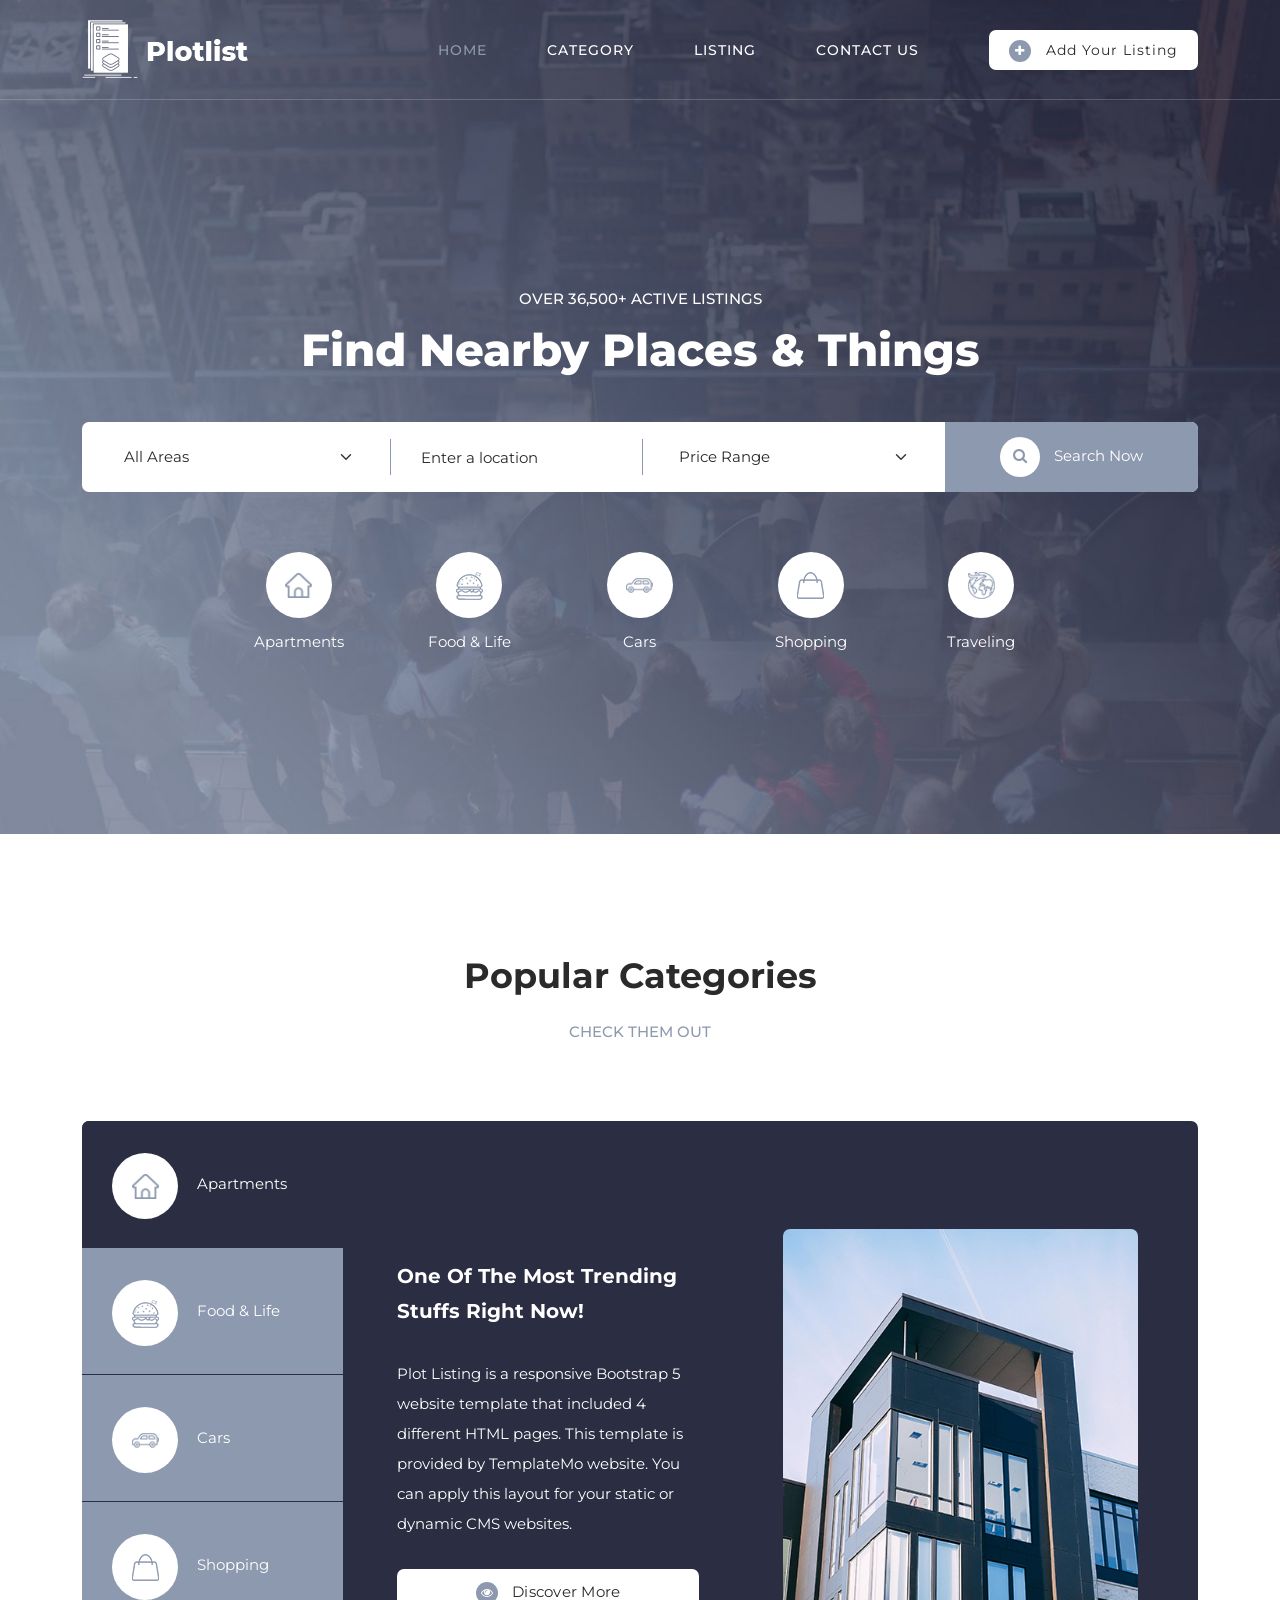
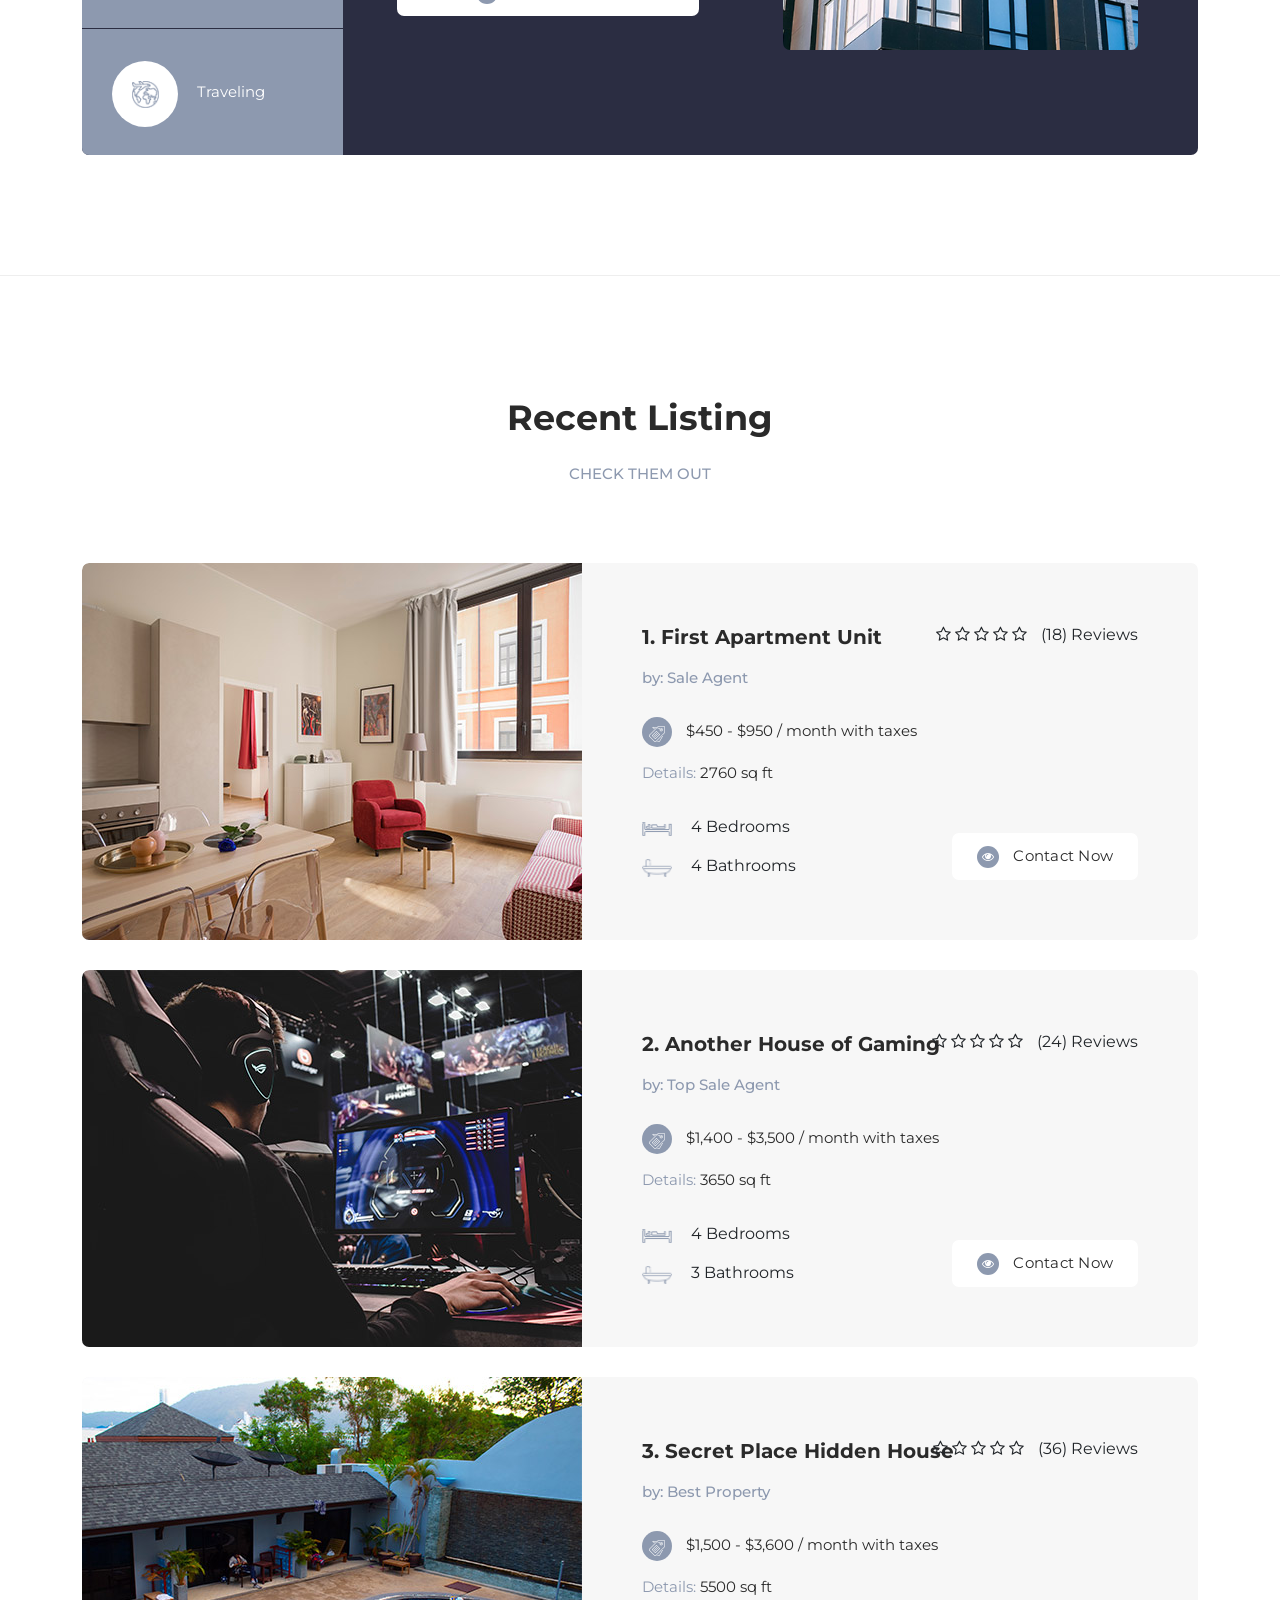
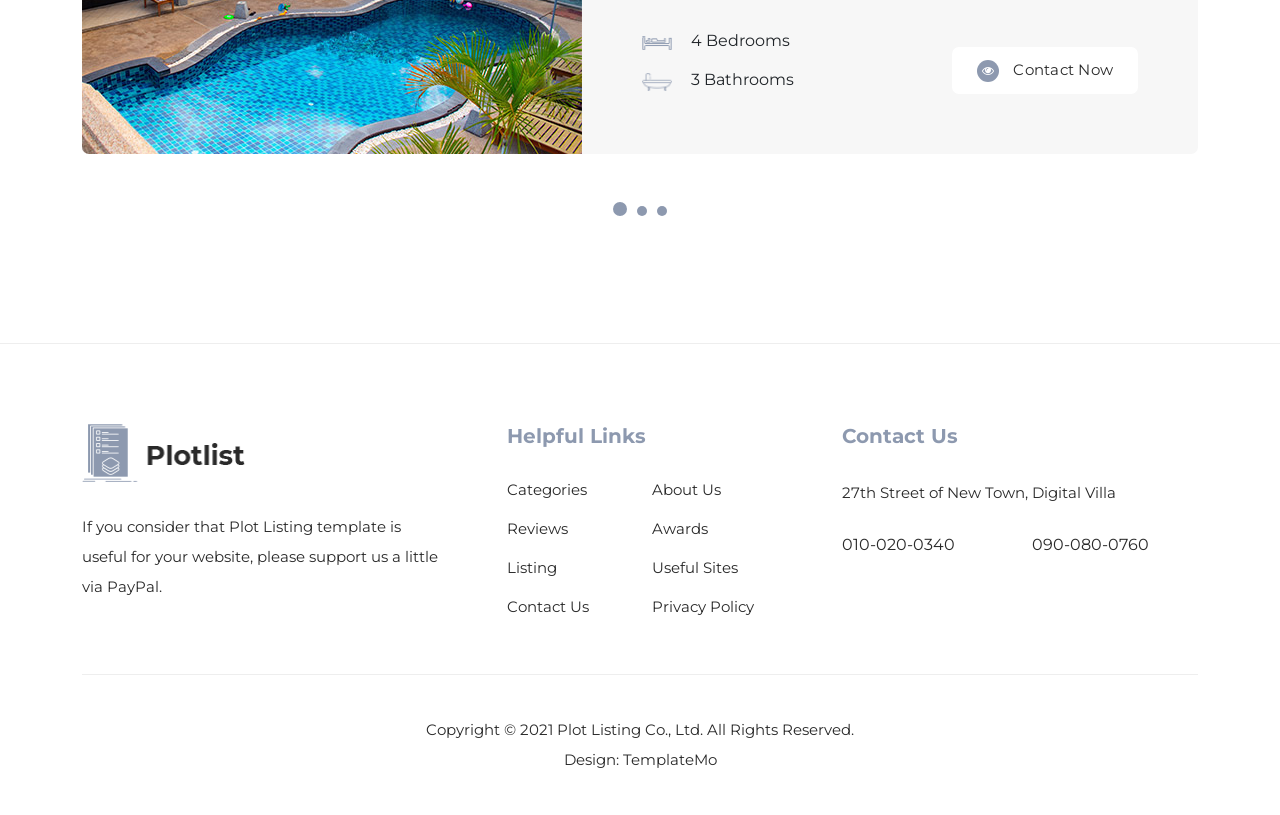
<file: template/index.html>
<!DOCTYPE html>
<html lang="en">

  <head>

    <meta charset="UTF-8">
    <meta name="viewport" content="width=device-width, initial-scale=1, shrink-to-fit=no">
    <meta name="description" content="">
    <meta name="author" content="">
    <link rel="preconnect" href="https://fonts.gstatic.com">
    <link href="https://fonts.googleapis.com/css2?family=Montserrat:wght@100;200;300;400;500;600;700;800;900&display=swap" rel="stylesheet">

    <title>Plot Listing HTML5 Website Template</title>

    <!-- Bootstrap core CSS -->
    <link href="vendor/bootstrap/css/bootstrap.min.css" rel="stylesheet">

    <!-- Additional CSS Files -->
    <link rel="stylesheet" href="assets/css/fontawesome.css">
    <link rel="stylesheet" href="assets/css/templatemo-plot-listing.css">
    <link rel="stylesheet" href="assets/css/animated.css">
    <link rel="stylesheet" href="assets/css/owl.css">
<!--

TemplateMo 564 Plot Listing

https://templatemo.com/tm-564-plot-listing

-->
  </head>

<body>

  <!-- ***** Preloader Start ***** -->
  <div id="js-preloader" class="js-preloader">
    <div class="preloader-inner">
      <span class="dot"></span>
      <div class="dots">
        <span></span>
        <span></span>
        <span></span>
      </div>
    </div>
  </div>
  <!-- ***** Preloader End ***** -->

  <!-- ***** Header Area Start ***** -->
  <header class="header-area header-sticky wow slideInDown" data-wow-duration="0.75s" data-wow-delay="0s">
    <div class="container">
      <div class="row">
        <div class="col-12">
          <nav class="main-nav">
            <!-- ***** Logo Start ***** -->
            <a href="index.html" class="logo">
            </a>
            <!-- ***** Logo End ***** -->
            <!-- ***** Menu Start ***** -->
            <ul class="nav">
              <li><a href="index.html" class="active">Home</a></li>
              <li><a href="category.html">Category</a></li>
              <li><a href="listing.html">Listing</a></li>
              <li><a href="contact.html">Contact Us</a></li> 
              <li><div class="main-white-button"><a href="#"><i class="fa fa-plus"></i> Add Your Listing</a></div></li> 
            </ul>        
            <a class='menu-trigger'>
                <span>Menu</span>
            </a>
            <!-- ***** Menu End ***** -->
          </nav>
        </div>
      </div>
    </div>
  </header>
  <!-- ***** Header Area End ***** -->

  <div class="main-banner">
    <div class="container">
      <div class="row">
        <div class="col-lg-12">
          <div class="top-text header-text">
            <h6>Over 36,500+ Active Listings</h6>
            <h2>Find Nearby Places &amp; Things</h2>
          </div>
        </div>
        <div class="col-lg-12">
          <form id="search-form" name="gs" method="submit" role="search" action="#">
            <div class="row">
              <div class="col-lg-3 align-self-center">
                  <fieldset>
                      <select name="area" class="form-select" aria-label="Area" id="chooseCategory" onchange="this.form.click()">
                          <option selected>All Areas</option>
                          <option value="New Village">New Village</option>
                          <option value="Old Town">Old Town</option>
                          <option value="Modern City">Modern City</option>
                      </select>
                  </fieldset>
              </div>
              <div class="col-lg-3 align-self-center">
                  <fieldset>
                      <input type="address" name="address" class="searchText" placeholder="Enter a location" autocomplete="on" required>
                  </fieldset>
              </div>
              <div class="col-lg-3 align-self-center">
                  <fieldset>
                      <select name="price" class="form-select" aria-label="Default select example" id="chooseCategory" onchange="this.form.click()">
                          <option selected>Price Range</option>
                          <option value="$100 - $250">$100 - $250</option>
                          <option value="$250 - $500">$250 - $500</option>
                          <option value="$500 - $1000">$500 - $1,000</option>
                          <option value="$1000+">$1,000 or more</option>
                      </select>
                  </fieldset>
              </div>
              <div class="col-lg-3">                        
                  <fieldset>
                      <button class="main-button"><i class="fa fa-search"></i> Search Now</button>
                  </fieldset>
              </div>
            </div>
          </form>
        </div>
        <div class="col-lg-10 offset-lg-1">
          <ul class="categories">
            <li><a href="category.html"><span class="icon"><img src="assets/images/search-icon-01.png" alt="Home"></span> Apartments</a></li>
            <li><a href="listing.html"><span class="icon"><img src="assets/images/search-icon-02.png" alt="Food"></span> Food &amp; Life</a></li>
            <li><a href="#"><span class="icon"><img src="assets/images/search-icon-03.png" alt="Vehicle"></span> Cars</a></li>
            <li><a href="#"><span class="icon"><img src="assets/images/search-icon-04.png" alt="Shopping"></span> Shopping</a></li>
            <li><a href="#"><span class="icon"><img src="assets/images/search-icon-05.png" alt="Travel"></span> Traveling</a></li>
          </ul>
        </div>
      </div>
    </div>
  </div>


  <div class="popular-categories">
    <div class="container">
      <div class="row">
        <div class="col-lg-12">
          <div class="section-heading">
            <h2>Popular Categories</h2>
            <h6>Check Them Out</h6>
          </div>
        </div>
        <div class="col-lg-12">
          <div class="naccs">
            <div class="grid">
              <div class="row">
                <div class="col-lg-3">
                  <div class="menu">
                    <div class="first-thumb active">
                      <div class="thumb">
                        <span class="icon"><img src="assets/images/search-icon-01.png" alt=""></span>
                        Apartments
                      </div>
                    </div>
                    <div>
                      <div class="thumb">                 
                        <span class="icon"><img src="assets/images/search-icon-02.png" alt=""></span>
                        Food &amp; Life
                      </div>
                    </div>
                    <div>
                      <div class="thumb">                 
                        <span class="icon"><img src="assets/images/search-icon-03.png" alt=""></span>
                        Cars
                      </div>
                    </div>
                    <div>
                      <div class="thumb">                 
                        <span class="icon"><img src="assets/images/search-icon-04.png" alt=""></span>
                        Shopping
                      </div>
                    </div>
                    <div class="last-thumb">
                      <div class="thumb">                 
                        <span class="icon"><img src="assets/images/search-icon-05.png" alt=""></span>
                        Traveling
                      </div>
                    </div>
                  </div>
                </div> 
                <div class="col-lg-9 align-self-center">
                  <ul class="nacc">
                    <li class="active">
                      <div>
                        <div class="thumb">
                          <div class="row">
                            <div class="col-lg-5 align-self-center">
                              <div class="left-text">
                                <h4>One Of The Most Trending Stuffs Right Now!</h4>
                                <p>Plot Listing is a responsive Bootstrap 5 website template that included 4 different HTML pages. This template is provided by TemplateMo website. You can apply this layout for your static or dynamic CMS websites.</p>
                                <div class="main-white-button"><a href="#"><i class="fa fa-eye"></i> Discover More</a></div>
                              </div>
                            </div>
                            <div class="col-lg-7 align-self-center">
                              <div class="right-image">
                                <img src="assets/images/tabs-image-01.jpg" alt="">
                              </div>
                            </div>
                          </div>
                        </div>
                      </div>
                    </li>
                    <li>
                      <div>
                        <div class="thumb">
                          <div class="row">
                            <div class="col-lg-5 align-self-center">
                              <div class="left-text">
                                <h4>Food and Lifestyle category is here</h4>
                                <p>You can feel free to download, edit and apply this template for your website. Please tell your friends about TemplateMo website.</p>
                                <div class="main-white-button"><a href="#"><i class="fa fa-eye"></i> Explore More</a></div>
                              </div>
                            </div>
                            <div class="col-lg-7 align-self-center">
                              <div class="right-image">
                                <img src="assets/images/tabs-image-02.jpg" alt="Foods on the table">
                              </div>
                            </div>
                          </div>
                        </div>
                      </div>
                    </li>
                    <li>
                      <div>
                        <div class="thumb">
                          <div class="row">
                            <div class="col-lg-5 align-self-center">
                              <div class="left-text">
                                <h4>Best car rentals for your trips!</h4>
                                <p>Did you know? You can get the best free HTML templates on Too CSS blog. Visit the blog pages and explore fresh and latest website templates.</p>
                                <div class="main-white-button"><a href="listing.html"><i class="fa fa-eye"></i> More Listing</a></div>
                              </div>
                            </div>
                            <div class="col-lg-7 align-self-center">
                              <div class="right-image">
                                <img src="assets/images/tabs-image-03.jpg" alt="cars in the city">
                              </div>
                            </div>
                          </div>
                        </div>
                      </div>
                    </li>
                    <li>
                      <div>
                        <div class="thumb">
                          <div class="row">
                            <div class="col-lg-5 align-self-center">
                              <div class="left-text">
                                <h4>Shopping List: Images from Unsplash</h4>
                                <p>Image credits go to Unsplash website that provides free stock photos for anyone. Images used in this Plot Listing template are from Unsplash.</p>
                                <div class="main-white-button"><a href="#"><i class="fa fa-eye"></i> Discover More</a></div>
                              </div>
                            </div>
                            <div class="col-lg-7 align-self-center">
                              <div class="right-image">
                                <img src="assets/images/tabs-image-04.jpg" alt="Shopping Girl">
                              </div>
                            </div>
                          </div>
                        </div>
                      </div>
                    </li>
                    <li>
                      <div>
                        <div class="thumb">
                          <div class="row">
                            <div class="col-lg-5 align-self-center">
                              <div class="left-text">
                                <h4>Information and Safety Tips for Traveling</h4>
                                <p>You are allowed to use this template for your commercial websites. You are NOT allowed to redistribute this template ZIP file on any Free CSS collection websites.</p>
                                <div class="main-white-button"><a rel="nofollow" href="https://templatemo.com/contact"><i class="fa fa-eye"></i> Read More</a></div>
                              </div>
                            </div>
                            <div class="col-lg-7 align-self-center">
                              <div class="right-image">
                                <img src="assets/images/tabs-image-05.jpg" alt="Traveling Beach">
                              </div>
                            </div>
                          </div>
                        </div>
                      </div>
                    </li>
                  </ul>
                </div>          
              </div>
            </div>
          </div>
        </div>
      </div>
    </div>
  </div>


  <div class="recent-listing">
    <div class="container">
      <div class="row">
        <div class="col-lg-12">
          <div class="section-heading">
            <h2>Recent Listing</h2>
            <h6>Check Them Out</h6>
          </div>
        </div>
        <div class="col-lg-12">
          <div class="owl-carousel owl-listing">
            <div class="item">
              <div class="row">
                <div class="col-lg-12">
                  <div class="listing-item">
                    <div class="left-image">
                      <a href="#"><img src="assets/images/listing-01.jpg" alt=""></a>
                    </div>
                    <div class="right-content align-self-center">
                      <a href="#"><h4>1. First Apartment Unit</h4></a>
                      <h6>by: Sale Agent</h6>
                      <ul class="rate">
                        <li><i class="fa fa-star-o"></i></li>
                        <li><i class="fa fa-star-o"></i></li>
                        <li><i class="fa fa-star-o"></i></li>
                        <li><i class="fa fa-star-o"></i></li>
                        <li><i class="fa fa-star-o"></i></li>
                        <li>(18) Reviews</li>
                      </ul>
                      <span class="price"><div class="icon"><img src="assets/images/listing-icon-01.png" alt=""></div> $450 - $950 / month with taxes</span>
                      <span class="details">Details: <em>2760 sq ft</em></span>
                      <ul class="info">
                        <li><img src="assets/images/listing-icon-02.png" alt=""> 4 Bedrooms</li>
                        <li><img src="assets/images/listing-icon-03.png" alt=""> 4 Bathrooms</li>
                      </ul>
                      <div class="main-white-button">
                        <a href="contact.html"><i class="fa fa-eye"></i> Contact Now</a>
                      </div>
                    </div>
                  </div>
                </div>
                <div class="col-lg-12">
                  <div class="listing-item">
                    <div class="left-image">
                      <a href="#"><img src="assets/images/listing-02.jpg" alt=""></a>
                    </div>
                    <div class="right-content align-self-center">
                      <a href="#"><h4>2. Another House of Gaming</h4></a>
                      <h6>by: Top Sale Agent</h6>
                      <ul class="rate">
                        <li><i class="fa fa-star-o"></i></li>
                        <li><i class="fa fa-star-o"></i></li>
                        <li><i class="fa fa-star-o"></i></li>
                        <li><i class="fa fa-star-o"></i></li>
                        <li><i class="fa fa-star-o"></i></li>
                        <li>(24) Reviews</li>
                      </ul>
                      <span class="price"><div class="icon"><img src="assets/images/listing-icon-01.png" alt=""></div> $1,400 - $3,500 / month with taxes</span>
                      <span class="details">Details: <em>3650 sq ft</em></span>
                      <ul class="info">
                        <li><img src="assets/images/listing-icon-02.png" alt=""> 4 Bedrooms</li>
                        <li><img src="assets/images/listing-icon-03.png" alt=""> 3 Bathrooms</li>
                      </ul>
                      <div class="main-white-button">
                        <a href="contact.html"><i class="fa fa-eye"></i> Contact Now</a>
                      </div>
                    </div>
                  </div>
                </div>
                <div class="col-lg-12">
                  <div class="listing-item">
                    <div class="left-image">
                      <a href="#"><img src="assets/images/listing-03.jpg" alt=""></a>
                    </div>
                    <div class="right-content align-self-center">
                      <a href="#"><h4>3. Secret Place Hidden House</h4></a>
                      <h6>by: Best Property</h6>
                      <ul class="rate">
                        <li><i class="fa fa-star-o"></i></li>
                        <li><i class="fa fa-star-o"></i></li>
                        <li><i class="fa fa-star-o"></i></li>
                        <li><i class="fa fa-star-o"></i></li>
                        <li><i class="fa fa-star-o"></i></li>
                        <li>(36) Reviews</li>
                      </ul>
                      <span class="price"><div class="icon"><img src="assets/images/listing-icon-01.png" alt=""></div> $1,500 - $3,600 / month with taxes</span>
                      <span class="details">Details: <em>5500 sq ft</em></span>
                      <ul class="info">
                        <li><img src="assets/images/listing-icon-02.png" alt=""> 4 Bedrooms</li>
                        <li><img src="assets/images/listing-icon-03.png" alt=""> 3 Bathrooms</li>
                      </ul>
                      <div class="main-white-button">
                        <a href="contact.html"><i class="fa fa-eye"></i> Contact Now</a>
                      </div>
                    </div>
                  </div>
                </div>
              </div>
            </div>
            <div class="item">
              <div class="row">
                <div class="col-lg-12">
                  <div class="listing-item">
                    <div class="left-image">
                      <a href="#"><img src="assets/images/listing-04.jpg" alt=""></a>
                    </div>
                    <div class="right-content align-self-center">
                      <a href="#"><h4>4. Sunshine Fourth Apartment</h4></a>
                      <h6>by: Sale Agent</h6>
                      <ul class="rate">
                        <li><i class="fa fa-star-o"></i></li>
                        <li><i class="fa fa-star-o"></i></li>
                        <li><i class="fa fa-star-o"></i></li>
                        <li><i class="fa fa-star-o"></i></li>
                        <li><i class="fa fa-star-o"></i></li>
                        <li>(24) Reviews</li>
                      </ul>
                      <span class="price"><div class="icon"><img src="assets/images/listing-icon-01.png" alt=""></div> $3,600 / month with taxes</span>
                      <span class="details">Details: <em>3660 sq ft</em></span>
                      <ul class="info">
                        <li><img src="assets/images/listing-icon-02.png" alt=""> 5 Bedrooms</li>
                        <li><img src="assets/images/listing-icon-03.png" alt=""> 3 Bathrooms</li>
                      </ul>
                      <div class="main-white-button">
                        <a href="contact.html"><i class="fa fa-eye"></i> Contact Now</a>
                      </div>
                    </div>
                  </div>
                </div>
                <div class="col-lg-12">
                  <div class="listing-item">
                    <div class="left-image">
                      <a href="#"><img src="assets/images/listing-05.jpg" alt=""></a>
                    </div>
                    <div class="right-content align-self-center">
                      <a href="#"><h4>5. Best House Of the Town</h4></a>
                      <h6>by: Sale Agent</h6>
                      <ul class="rate">
                        <li><i class="fa fa-star-o"></i></li>
                        <li><i class="fa fa-star-o"></i></li>
                        <li><i class="fa fa-star-o"></i></li>
                        <li><i class="fa fa-star-o"></i></li>
                        <li><i class="fa fa-star-o"></i></li>
                        <li>(32) Reviews</li>
                      </ul>
                      <span class="price"><div class="icon"><img src="assets/images/listing-icon-01.png" alt=""></div> $5,600 / month with taxes</span>
                      <span class="details">Details: <em>1750 sq ft</em></span>
                      <ul class="info">
                        <li><img src="assets/images/listing-icon-02.png" alt=""> 6 Bedrooms</li>
                        <li><img src="assets/images/listing-icon-03.png" alt=""> 3 Bathrooms</li>
                      </ul>
                      <div class="main-white-button">
                        <a href="contact.html"><i class="fa fa-eye"></i> Contact Now</a>
                      </div>
                    </div>
                  </div>
                </div>
                <div class="col-lg-12">
                  <div class="listing-item">
                    <div class="left-image">
                      <a href="#"><img src="assets/images/listing-06.jpg" alt=""></a>
                    </div>
                    <div class="right-content align-self-center">
                      <a href="#"><h4>6. Amazing Pool Party Villa</h4></a>
                      <h6>by: Sale Agent</h6>
                      <ul class="rate">
                        <li><i class="fa fa-star-o"></i></li>
                        <li><i class="fa fa-star-o"></i></li>
                        <li><i class="fa fa-star-o"></i></li>
                        <li><i class="fa fa-star-o"></i></li>
                        <li><i class="fa fa-star-o"></i></li>
                        <li>(40) Reviews</li>
                      </ul>
                      <span class="price"><div class="icon"><img src="assets/images/listing-icon-01.png" alt=""></div> $3,850 / month with taxes</span>
                      <span class="details">Details: <em>3660 sq ft</em></span>
                      <ul class="info">
                        <li><img src="assets/images/listing-icon-02.png" alt=""> 4 Bedrooms</li>
                        <li><img src="assets/images/listing-icon-03.png" alt=""> 3 Bathrooms</li>
                      </ul>
                      <div class="main-white-button">
                        <a href="contact.html"><i class="fa fa-eye"></i> Contact Now</a>
                      </div>
                    </div>
                  </div>
                </div>
              </div>
            </div>
            <div class="item">
              <div class="row">
                <div class="col-lg-12">
                  <div class="listing-item">
                    <div class="left-image">
                      <a href="#"><img src="assets/images/listing-05.jpg" alt=""></a>
                    </div>
                    <div class="right-content align-self-center">
                      <a href="#"><h4>7. Sunny Apartment</h4></a>
                      <h6>by: Sale Agent</h6>
                      <ul class="rate">
                        <li><i class="fa fa-star-o"></i></li>
                        <li><i class="fa fa-star-o"></i></li>
                        <li><i class="fa fa-star-o"></i></li>
                        <li><i class="fa fa-star-o"></i></li>
                        <li><i class="fa fa-star-o"></i></li>
                        <li>(24) Reviews</li>
                      </ul>
                      <span class="price"><div class="icon"><img src="assets/images/listing-icon-01.png" alt=""></div> $5,450 / month with taxes</span>
                      <span class="details">Details: <em>1640 sq ft</em></span>
                      <ul class="info">
                        <li><img src="assets/images/listing-icon-02.png" alt=""> 8 Bedrooms</li>
                        <li><img src="assets/images/listing-icon-03.png" alt=""> 5 Bathrooms</li>
                      </ul>
                      <div class="main-white-button">
                        <a href="contact.html"><i class="fa fa-eye"></i> Contact Now</a>
                      </div>
                    </div>
                  </div>
                </div>
                <div class="col-lg-12">
                  <div class="listing-item">
                    <div class="left-image">
                      <a href="#"><img src="assets/images/listing-02.jpg" alt=""></a>
                    </div>
                    <div class="right-content align-self-center">
                      <a href="#"><h4>8. Third House of Gaming</h4></a>
                      <h6>by: Sale Agent</h6>
                      <ul class="rate">
                        <li><i class="fa fa-star-o"></i></li>
                        <li><i class="fa fa-star-o"></i></li>
                        <li><i class="fa fa-star-o"></i></li>
                        <li><i class="fa fa-star-o"></i></li>
                        <li><i class="fa fa-star-o"></i></li>
                        <li>(15) Reviews</li>
                      </ul>
                      <span class="price"><div class="icon"><img src="assets/images/listing-icon-01.png" alt=""></div> $5,520 / month with taxes</span>
                      <span class="details">Details: <em>1660 sq ft</em></span>
                      <ul class="info">
                        <li><img src="assets/images/listing-icon-02.png" alt=""> 5 Bedrooms</li>
                        <li><img src="assets/images/listing-icon-03.png" alt=""> 4 Bathrooms</li>
                      </ul>
                      <div class="main-white-button">
                        <a href="contact.html"><i class="fa fa-eye"></i> Contact Now</a>
                      </div>
                    </div>
                  </div>
                </div>
                <div class="col-lg-12">
                  <div class="listing-item">
                    <div class="left-image">
                      <a href="#"><img src="assets/images/listing-06.jpg" alt=""></a>
                    </div>
                    <div class="right-content align-self-center">
                      <a href="#"><h4>9. Relaxing BBQ Party Villa</h4></a>
                      <h6>by: Sale Agent</h6>
                      <ul class="rate">
                        <li><i class="fa fa-star-o"></i></li>
                        <li><i class="fa fa-star-o"></i></li>
                        <li><i class="fa fa-star-o"></i></li>
                        <li><i class="fa fa-star-o"></i></li>
                        <li><i class="fa fa-star-o"></i></li>
                        <li>(20) Reviews</li>
                      </ul>
                      <span class="price"><div class="icon"><img src="assets/images/listing-icon-01.png" alt=""></div> $4,760 / month with taxes</span>
                      <span class="details">Details: <em>2880 sq ft</em></span>
                      <ul class="info">
                        <li><img src="assets/images/listing-icon-02.png" alt=""> 6 Bedrooms</li>
                        <li><img src="assets/images/listing-icon-03.png" alt=""> 4 Bathrooms</li>
                      </ul>
                      <div class="main-white-button">
                        <a href="contact.html"><i class="fa fa-eye"></i> Contact Now</a>
                      </div>
                    </div>
                  </div>
                </div>
              </div>
            </div>
          </div>
        </div>
      </div>
    </div>
  </div>


  <footer>
    <div class="container">
      <div class="row">
        <div class="col-lg-4">
          <div class="about">
            <div class="logo">
              <img src="assets/images/black-logo.png" alt="Plot Listing">
            </div>
            <p>If you consider that <a rel="nofollow" href="https://templatemo.com/tm-564-plot-listing" target="_parent">Plot Listing template</a> is useful for your website, please <a rel="nofollow" href="https://www.paypal.me/templatemo" target="_blank">support us</a> a little via PayPal.</p>
          </div>
        </div>
        <div class="col-lg-4">
          <div class="helpful-links">
            <h4>Helpful Links</h4>
            <div class="row">
              <div class="col-lg-6 col-sm-6">
                <ul>
                  <li><a href="#">Categories</a></li>
                  <li><a href="#">Reviews</a></li>
                  <li><a href="#">Listing</a></li>
                  <li><a href="#">Contact Us</a></li>
                </ul>
              </div>
              <div class="col-lg-6">
                <ul>
                  <li><a href="#">About Us</a></li>
                  <li><a href="#">Awards</a></li>
                  <li><a href="#">Useful Sites</a></li>
                  <li><a href="#">Privacy Policy</a></li>
                </ul>
              </div>
            </div>
          </div>
        </div>
        <div class="col-lg-4">
          <div class="contact-us">
            <h4>Contact Us</h4>
            <p>27th Street of New Town, Digital Villa</p>
            <div class="row">
              <div class="col-lg-6">
                <a href="#">010-020-0340</a>
              </div>
              <div class="col-lg-6">
                <a href="#">090-080-0760</a>
              </div>
            </div>
          </div>
        </div>
        <div class="col-lg-12">
          <div class="sub-footer">
            <p>Copyright © 2021 Plot Listing Co., Ltd. All Rights Reserved.
            <br>
			Design: <a rel="nofollow" href="https://templatemo.com" title="CSS Templates">TemplateMo</a></p>
          </div>
        </div>
      </div>
    </div>
  </footer>


  <!-- Scripts -->
  <script src="vendor/jquery/jquery.min.js"></script>
  <script src="vendor/bootstrap/js/bootstrap.bundle.min.js"></script>
  <script src="assets/js/owl-carousel.js"></script>
  <script src="assets/js/animation.js"></script>
  <script src="assets/js/imagesloaded.js"></script>
  <script src="assets/js/custom.js"></script>

</body>

</html>
</file>
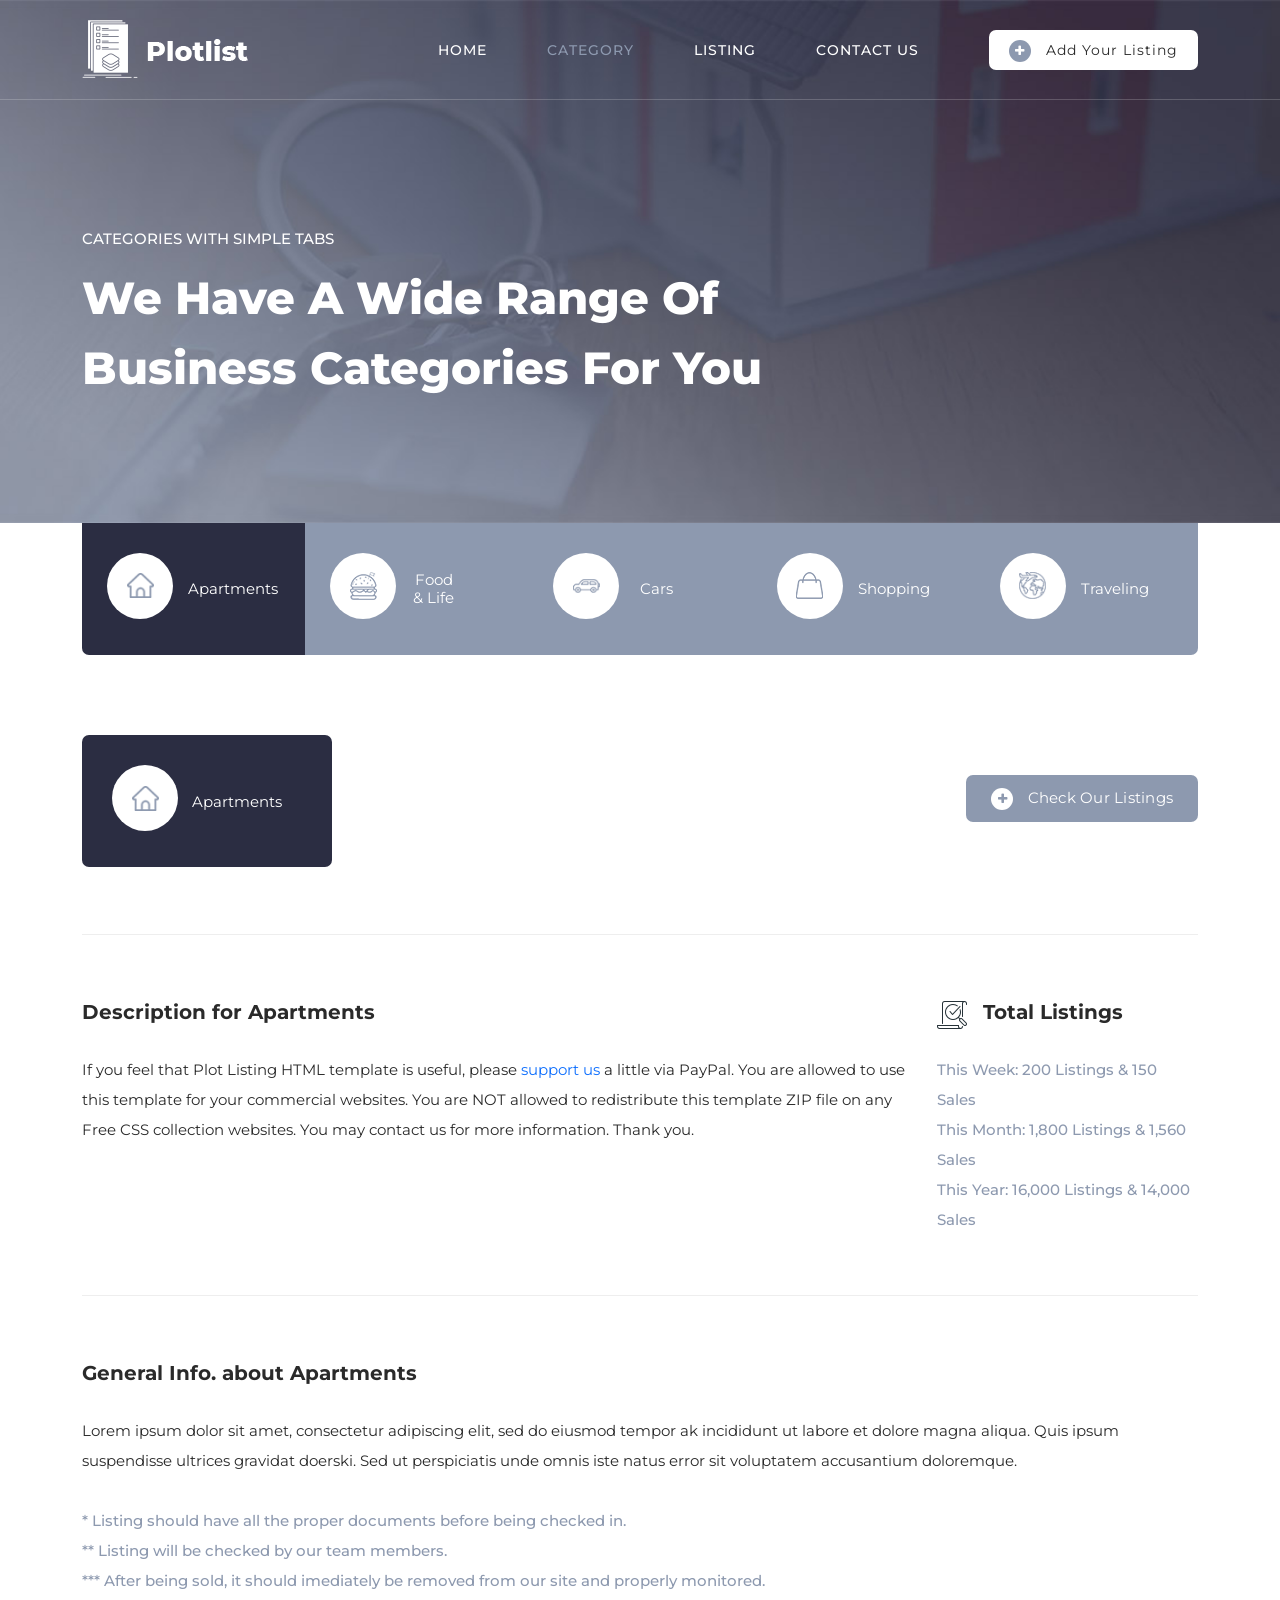
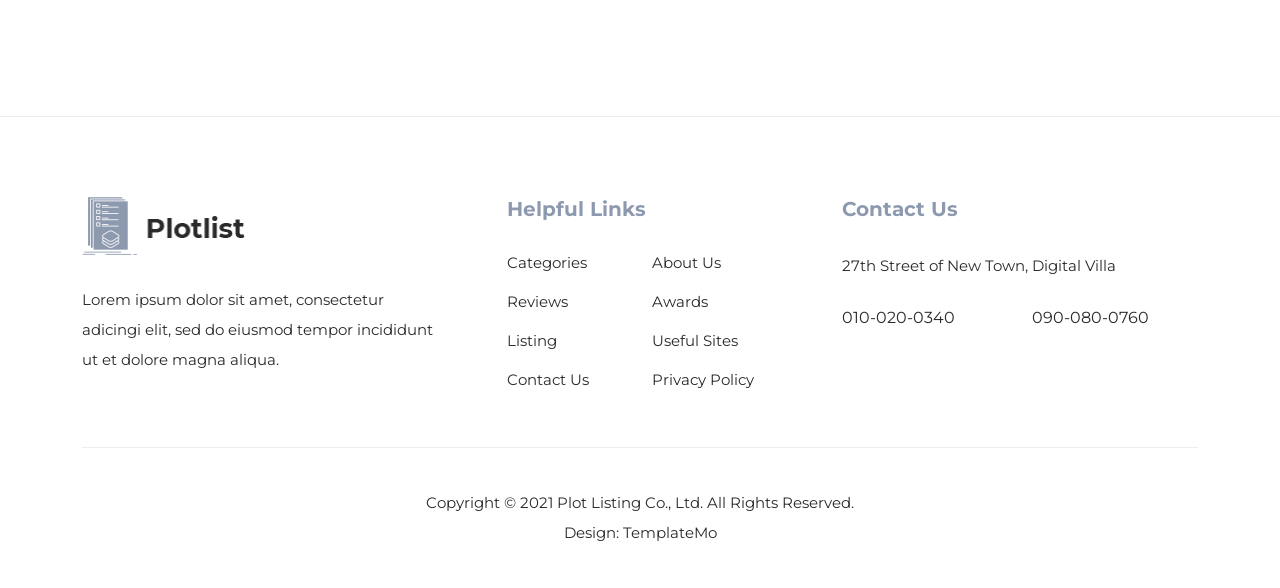
<file: template/category.html>
<!DOCTYPE html>
<html lang="en">

  <head>

    <meta charset="UTF-8">
    <meta name="viewport" content="width=device-width, initial-scale=1, shrink-to-fit=no">
    <meta name="description" content="">
    <meta name="author" content="">
    <link rel="preconnect" href="https://fonts.gstatic.com">
    <link href="https://fonts.googleapis.com/css2?family=Montserrat:wght@100;200;300;400;500;600;700;800;900&display=swap" rel="stylesheet">

    <title>Plotlist - Listing HTML5 Template</title>

    <!-- Bootstrap core CSS -->
    <link href="vendor/bootstrap/css/bootstrap.min.css" rel="stylesheet">


    <!-- Additional CSS Files -->
    <link rel="stylesheet" href="assets/css/fontawesome.css">
    <link rel="stylesheet" href="assets/css/templatemo-plot-listing.css">
    <link rel="stylesheet" href="assets/css/animated.css">
    <link rel="stylesheet" href="assets/css/owl.css">
<!--

TemplateMo 564 Plot Listing

https://templatemo.com/tm-564-plot-listing

-->
  </head>

<body>

  <!-- ***** Preloader Start ***** -->
  <div id="js-preloader" class="js-preloader">
    <div class="preloader-inner">
      <span class="dot"></span>
      <div class="dots">
        <span></span>
        <span></span>
        <span></span>
      </div>
    </div>
  </div>
  <!-- ***** Preloader End ***** -->

  <!-- ***** Header Area Start ***** -->
  <header class="header-area header-sticky wow slideInDown" data-wow-duration="0.75s" data-wow-delay="0s">
    <div class="container">
      <div class="row">
        <div class="col-12">
          <nav class="main-nav">
            <!-- ***** Logo Start ***** -->
            <a href="index.html" class="logo">
            </a>
            <!-- ***** Logo End ***** -->
            <!-- ***** Menu Start ***** -->
            <ul class="nav">
              <li><a href="index.html">Home</a></li>
              <li><a href="category.html" class="active">Category</a></li>
              <li><a href="listing.html">Listing</a></li>
              <li><a href="contact.html">Contact Us</a></li> 
              <li><div class="main-white-button"><a href="#"><i class="fa fa-plus"></i> Add Your Listing</a></div></li> 
            </ul>        
            <a class='menu-trigger'>
                <span>Menu</span>
            </a>
            <!-- ***** Menu End ***** -->
          </nav>
        </div>
      </div>
    </div>
  </header>
  <!-- ***** Header Area End ***** -->

  <div class="page-heading">
    <div class="container">
      <div class="row">
        <div class="col-lg-8">
          <div class="top-text header-text">
            <h6>Categories with Simple Tabs</h6>
            <h2>We have a wide range of business categories for you</h2>
          </div>
        </div>
      </div>
    </div>
  </div>



  <div class="category-post">
    <div class="container">
      <div class="row">
        <div class="col-lg-12">
          <div class="naccs">
            <div class="grid">
              <div class="row">
                <div class="col-lg-12">
                  <div class="menu">
                    <div class="first-thumb active">
                      <div class="thumb">
                        <span class="icon"><img src="assets/images/search-icon-01.png" alt=""><h4>Apartments</h4></span>    
                      </div>
                    </div>
                    <div>
                      <div class="thumb">                 
                        <span class="icon"><img src="assets/images/search-icon-02.png" alt=""><h4>Food &amp; Life</h4></span>
                      </div>
                    </div>
                    <div>
                      <div class="thumb">                 
                        <span class="icon"><img src="assets/images/search-icon-03.png" alt=""><h4>Cars</h4></span>
                      </div>
                    </div>
                    <div>
                      <div class="thumb">                 
                        <span class="icon"><img src="assets/images/search-icon-04.png" alt=""><h4>Shopping</h4></span>
                      </div>
                    </div>
                    <div class="last-thumb">
                      <div class="thumb">                 
                        <span class="icon"><img src="assets/images/search-icon-05.png" alt=""><h4>Traveling</h4></span>
                      </div>
                    </div>
                  </div>
                </div> 
                <div class="col-lg-12">
                  <ul class="nacc">
                    <li class="active">
                      <div>
                        <div class="thumb">
                          <div class="row">
                            <div class="col-lg-12">
                              <div class="top-content">
                                <div class="row">
                                  <div class="col-lg-6">
                                    <div class="top-icon">
                                      <span class="icon"><img src="assets/images/search-icon-01.png" alt=""><h4>Apartments</h4></span> 
                                    </div>
                                  </div>
                                  <div class="col-lg-6">
                                    <div class="main-white-button">
                                      <a href="#"><i class="fa fa-plus"></i> Check Our Listings</a>
                                    </div>
                                  </div>
                                </div>
                              </div>      
                            </div>
                            <div class="col-lg-12">
                              <div class="description">
                                <div class="row">
                                  <div class="col-lg-9">
                                    <h4>Description for Apartments</h4>
                                    <p>If you feel that Plot Listing HTML template is useful, please <a rel="nofollow" href="https://www.paypal.me/templatemo" target="_blank">support us</a> a little via PayPal. You are allowed to use this template for your commercial websites. You are NOT allowed to redistribute this template ZIP file on any Free CSS collection websites. You may contact us for more information. Thank you.</p>
                                  </div>
                                  <div class="col-lg-3">
                                    <div class="text-icon">
                                      <h4><img src="assets/images/listing-icon-heading.png" alt=""> Total Listings</h4>
                                    </div>
                                    <span class="list-item">This Week: 200 Listings &amp; 150 Sales<br>This Month: 1,800 Listings &amp; 1,560 Sales<br>This Year: 16,000 Listings &amp; 14,000 Sales</span>
                                  </div>
                                </div>
                              </div>
                            </div>
                            <div class="col-lg-12">
                              <div class="general-info">
                                <div class="row">
                                  <div class="col-lg-12">
                                    <h4>General Info. about Apartments</h4>
                                    <p>Lorem ipsum dolor sit amet, consectetur adipiscing elit, sed do eiusmod tempor ak incididunt ut labore et dolore magna aliqua. Quis ipsum suspendisse ultrices gravidat doerski. Sed ut perspiciatis unde omnis iste natus error sit voluptatem accusantium doloremque.</p>
                                    <span class="list-item">* Listing should have all the proper documents before being checked in.
                                    <br>** Listing will be checked by our team members.
                                    <br>*** After being sold, it should imediately be removed from our site and properly monitored.</span>
                                  </div>
                                </div>
                              </div>
                            </div>
                          </div>
                        </div>
                      </div>
                    </li>                 
                    <li>
                      <div>
                        <div class="thumb">
                          <div class="row">
                            <div class="col-lg-12">
                              <div class="top-content">
                                <div class="row">
                                  <div class="col-lg-6">
                                    <div class="top-icon">
                                      <span class="icon"><img src="assets/images/search-icon-02.png" alt=""><h4>Food &amp; Life</h4></span> 
                                    </div>
                                  </div>
                                  <div class="col-lg-6">
                                    <div class="main-white-button">
                                      <a href="#"><i class="fa fa-plus"></i> Check Our Listings</a>
                                    </div>
                                  </div>
                                </div>
                              </div>      
                            </div>
                            <div class="col-lg-12">
                              <div class="description">
                                <div class="row">
                                  <div class="col-lg-9">
                                    <h4>Description for Food and Life</h4>
                                    <p>Plot Listing template is a responsive website layout that included four HTML pages. Please tell your friends about TemplateMo website. You can download and apply this template for your dynamic CMS websites.</p>
                                    <br>
                                    <p><strong>Did you know?</strong>
                                    <br>You can get the best free HTML templates on Too CSS blog. Visit the blog pages and explore fresh and latest website templates.</p>
                                  </div>
                                  <div class="col-lg-3">
                                    <div class="text-icon">
                                      <h4><img src="assets/images/listing-icon-heading.png" alt=""> Total Listings</h4>
                                    </div>
                                    <span class="list-item">This Week: 124 Listings &amp; 84 Sales<br>This Month: 1,040 Listings &amp; 720 Sales<br>This Year: 10,640 Listings &amp; 9,600 Sales</span>
                                  </div>
                                </div>
                              </div>
                            </div>
                            <div class="col-lg-12">
                              <div class="general-info">
                                <div class="row">
                                  <div class="col-lg-12">
                                    <h4>General Info</h4>
                                    <p>Lorem ipsum dolor sit amet, consectetur adipiscing elit, sed do eiusmod tempor ak incididunt ut labore et dolore magna aliqua. Quis ipsum suspendisse ultrices gravidat doerski. Sed ut perspiciatis unde omnis iste natus error sit voluptatem accusantium doloremque.</p>
                                    <span class="list-item">* Listing should have all the proper documents before being checked in.
                                    <br>** Listing will be checked by our team members.
                                    <br>*** After being sold, it should imediately be removed from our site and properly monitored.</span>
                                  </div>
                                </div>
                              </div>
                            </div>
                          </div>
                        </div>
                      </div>
                    </li>
                    <li>
                      <div>
                        <div class="thumb">
                          <div class="row">
                            <div class="col-lg-12">
                              <div class="top-content">
                                <div class="row">
                                  <div class="col-lg-6">
                                    <div class="top-icon">
                                      <span class="icon"><img src="assets/images/search-icon-03.png" alt=""><h4>Cars</h4></span> 
                                    </div>
                                  </div>
                                  <div class="col-lg-6">
                                    <div class="main-white-button">
                                      <a href="#"><i class="fa fa-plus"></i> Check Our Listings</a>
                                    </div>
                                  </div>
                                </div>
                              </div>      
                            </div>
                            <div class="col-lg-12">
                              <div class="description">
                                <div class="row">
                                  <div class="col-lg-9">
                                    <h4>Description about cars</h4>
                                    <p>Lorem ipsum dolor sit amet, consectetur adipiscing elit, sed do eiusmod tempor ak incididunt ut labore et dolore magna aliqua. Quis ipsum suspendisse ultrices gravidat doerski. Sed ut perspiciatis unde omnis iste natus error sit voluptatem accusantium doloremque laudantium, totam rem aperiam, eaque ipsa quae ab illo.</p>
                                  </div>
                                  <div class="col-lg-3">
                                    <div class="text-icon">
                                      <h4><img src="assets/images/listing-icon-heading.png" alt=""> Total Listings</h4>
                                    </div>
                                    <span class="list-item">This Week: 800 Listings &amp; 400 Sales<br>This Month: 1,600 Listings &amp; 1,200 Sales<br>This Year: 14,000 Listings &amp; 12,000 Sales</span>
                                  </div>
                                </div>
                              </div>
                            </div>
                            <div class="col-lg-12">
                              <div class="general-info">
                                <div class="row">
                                  <div class="col-lg-12">
                                    <h4>General Info. about cars</h4>
                                    <p>Lorem ipsum dolor sit amet, consectetur adipiscing elit, sed do eiusmod tempor ak incididunt ut labore et dolore magna aliqua. Quis ipsum suspendisse ultrices gravidat doerski. Sed ut perspiciatis unde omnis iste natus error sit voluptatem accusantium doloremque.</p>
                                    <span class="list-item">* Listing should have all the proper documents before being checked in.
                                    <br>** Listing will be checked by our team members.
                                    <br>*** After being sold, it should imediately be removed from our site and properly monitored.</span>
                                  </div>
                                </div>
                              </div>
                            </div>
                          </div>
                        </div>
                      </div>
                    </li>
                    <li>
                      <div>
                        <div class="thumb">
                          <div class="row">
                            <div class="col-lg-12">
                              <div class="top-content">
                                <div class="row">
                                  <div class="col-lg-6">
                                    <div class="top-icon">
                                      <span class="icon"><img src="assets/images/search-icon-04.png" alt=""><h4>Shopping</h4></span> 
                                    </div>
                                  </div>
                                  <div class="col-lg-6">
                                    <div class="main-white-button">
                                      <a href="#"><i class="fa fa-plus"></i> Check Our Listings</a>
                                    </div>
                                  </div>
                                </div>
                              </div>      
                            </div>
                            <div class="col-lg-12">
                              <div class="description">
                                <div class="row">
                                  <div class="col-lg-9">
                                    <h4>Description about Shopping</h4>
                                    <p>Lorem ipsum dolor sit amet, consectetur adipiscing elit, sed do eiusmod tempor ak incididunt ut labore et dolore magna aliqua. Quis ipsum suspendisse ultrices gravidat doerski. Sed ut perspiciatis unde omnis iste natus error sit voluptatem accusantium doloremque laudantium, totam rem aperiam, eaque ipsa quae ab illo.</p>
                                  </div>
                                  <div class="col-lg-3">
                                    <div class="text-icon">
                                      <h4><img src="assets/images/listing-icon-heading.png" alt=""> Total Listings</h4>
                                    </div>
                                    <span class="list-item">This Week: 150 Listings &amp; 140 Sales<br>This Month: 1,500 Listings &amp; 1,100 Sales<br>This Year: 15,000 Listings &amp; 14,000 Sales</span>
                                  </div>
                                </div>
                              </div>
                            </div>
                            <div class="col-lg-12">
                              <div class="general-info">
                                <div class="row">
                                  <div class="col-lg-12">
                                    <h4>General Info. for Shopping</h4>
                                    <p>Lorem ipsum dolor sit amet, consectetur adipiscing elit, sed do eiusmod tempor ak incididunt ut labore et dolore magna aliqua. Quis ipsum suspendisse ultrices gravidat doerski. Sed ut perspiciatis unde omnis iste natus error sit voluptatem accusantium doloremque.</p>
                                    <span class="list-item">* Listing should have all the proper documents before being checked in.
                                    <br>** Listing will be checked by our team members.
                                    <br>*** After being sold, it should imediately be removed from our site and properly monitored.</span>
                                  </div>
                                </div>
                              </div>
                            </div>
                          </div>
                        </div>
                      </div>
                    </li>
                    <li>
                      <div>
                        <div class="thumb">
                          <div class="row">
                            <div class="col-lg-12">
                              <div class="top-content">
                                <div class="row">
                                  <div class="col-lg-6">
                                    <div class="top-icon">
                                      <span class="icon"><img src="assets/images/search-icon-05.png" alt=""><h4>Traveling</h4></span> 
                                    </div>
                                  </div>
                                  <div class="col-lg-6">
                                    <div class="main-white-button">
                                      <a href="#"><i class="fa fa-plus"></i> Check Our Listings</a>
                                    </div>
                                  </div>
                                </div>
                              </div>      
                            </div>
                            <div class="col-lg-12">
                              <div class="description">
                                <div class="row">
                                  <div class="col-lg-9">
                                    <h4>Description of Traveling</h4>
                                    <p>Lorem ipsum dolor sit amet, consectetur adipiscing elit, sed do eiusmod tempor ak incididunt ut labore et dolore magna aliqua. Quis ipsum suspendisse ultrices gravidat doerski. Sed ut perspiciatis unde omnis iste natus error sit voluptatem accusantium doloremque laudantium, totam rem aperiam, eaque ipsa quae ab illo.</p>
                                  </div>
                                  <div class="col-lg-3">
                                    <div class="text-icon">
                                      <h4><img src="assets/images/listing-icon-heading.png" alt=""> Total Listings</h4>
                                    </div>
                                    <span class="list-item">This Week: 200 Listings &amp; 120 Sales<br>This Month: 1,400 Listings &amp; 900 Sales<br>This Year: 14,000 Listings &amp; 12,000 Sales</span>
                                  </div>
                                </div>
                              </div>
                            </div>
                            <div class="col-lg-12">
                              <div class="general-info">
                                <div class="row">
                                  <div class="col-lg-12">
                                    <h4>General Info. about Traveling</h4>
                                    <p>Lorem ipsum dolor sit amet, consectetur adipiscing elit, sed do eiusmod tempor ak incididunt ut labore et dolore magna aliqua. Quis ipsum suspendisse ultrices gravidat doerski. Sed ut perspiciatis unde omnis iste natus error sit voluptatem accusantium doloremque.</p>
                                    <span class="list-item">* Listing should have all the proper documents before being checked in.
                                    <br>** Listing will be checked by our team members.
                                    <br>*** After being sold, it should imediately be removed from our site and properly monitored.</span>
                                  </div>
                                </div>
                              </div>
                            </div>
                          </div>
                        </div>
                      </div>
                    </li>
                  </ul>
                </div>          
              </div>
            </div>
          </div>
        </div>
      </div>
    </div>
  </div>

  <footer>
    <div class="container">
      <div class="row">
        <div class="col-lg-4">
          <div class="about">
            <div class="logo">
              <img src="assets/images/black-logo.png" alt="">
            </div>
            <p>Lorem ipsum dolor sit amet, consectetur adicingi elit, sed do eiusmod tempor incididunt ut et dolore magna aliqua.</p>
          </div>
        </div>
        <div class="col-lg-4">
          <div class="helpful-links">
            <h4>Helpful Links</h4>
            <div class="row">
              <div class="col-lg-6">
                <ul>
                  <li><a href="#">Categories</a></li>
                  <li><a href="#">Reviews</a></li>
                  <li><a href="#">Listing</a></li>
                  <li><a href="#">Contact Us</a></li>
                </ul>
              </div>
              <div class="col-lg-6">
                <ul>
                  <li><a href="#">About Us</a></li>
                  <li><a href="#">Awards</a></li>
                  <li><a href="#">Useful Sites</a></li>
                  <li><a href="#">Privacy Policy</a></li>
                </ul>
              </div>
            </div>
          </div>
        </div>
        <div class="col-lg-4">
          <div class="contact-us">
            <h4>Contact Us</h4>
            <p>27th Street of New Town, Digital Villa</p>
            <div class="row">
              <div class="col-lg-6">
                <a href="#">010-020-0340</a>
              </div>
              <div class="col-lg-6">
                <a href="#">090-080-0760</a>
              </div>
            </div>
          </div>
        </div>
        <div class="col-lg-12">
          <div class="sub-footer">
            <p>Copyright © 2021 Plot Listing Co., Ltd. All Rights Reserved.
            <br>
			Design: <a rel="nofollow" href="https://templatemo.com" title="CSS Templates">TemplateMo</a></p>
          </div>
        </div>
      </div>
    </div>
  </footer>


  <!-- Scripts -->
  <script src="vendor/jquery/jquery.min.js"></script>
  <script src="vendor/bootstrap/js/bootstrap.bundle.min.js"></script>
  <script src="assets/js/owl-carousel.js"></script>
  <script src="assets/js/animation.js"></script>
  <script src="assets/js/imagesloaded.js"></script>
  <script src="assets/js/custom.js"></script>

</body>

</html>
</file>
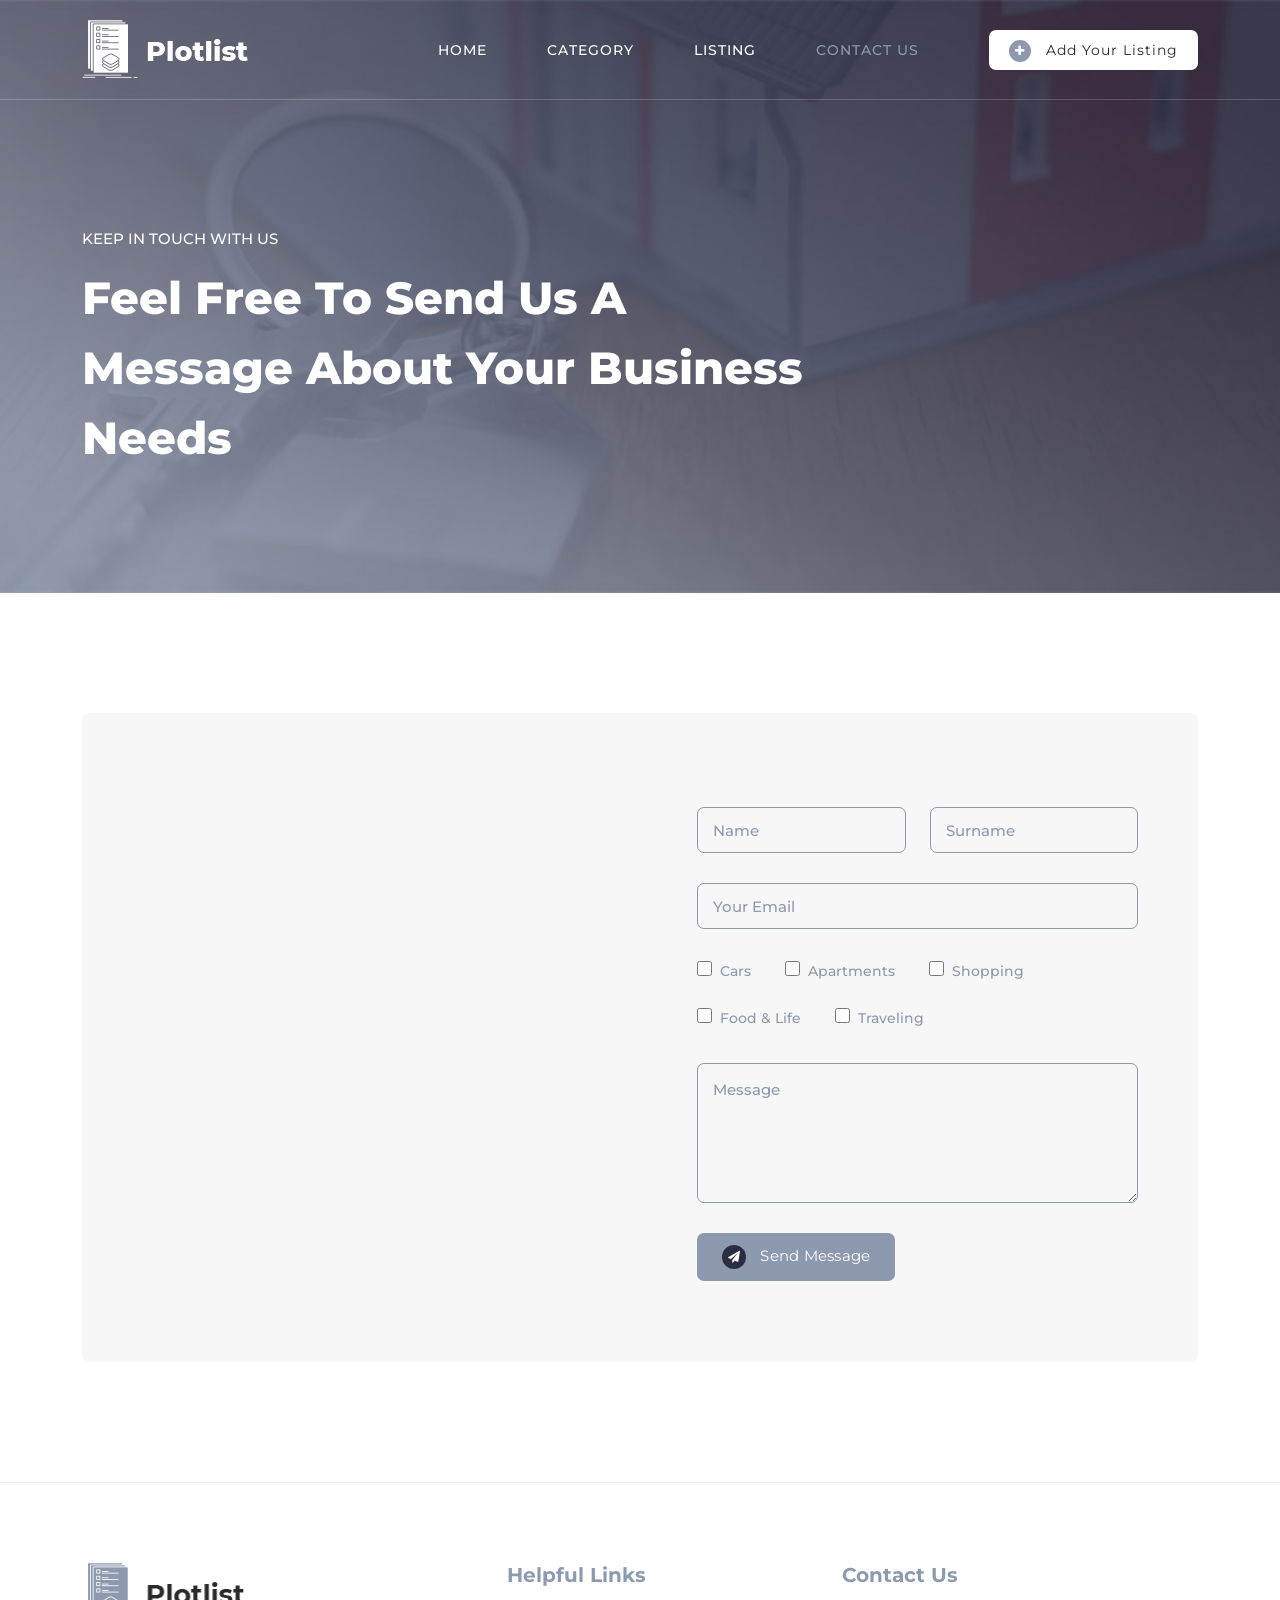
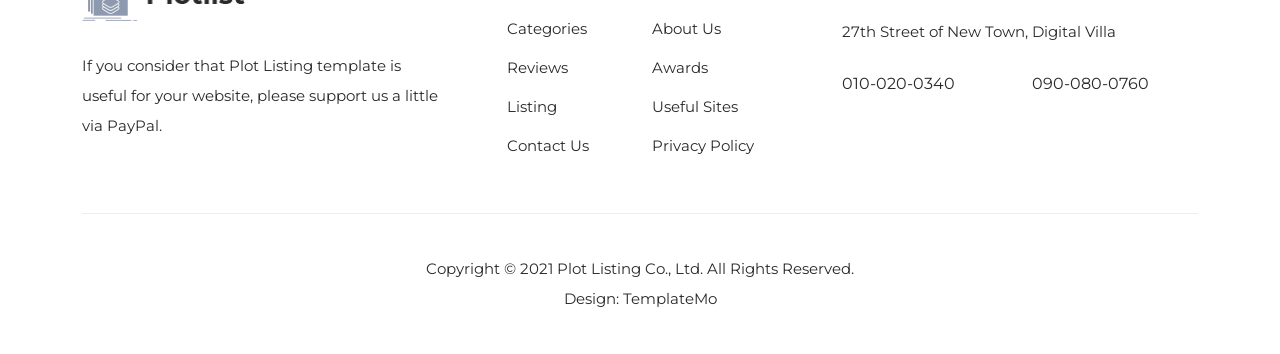
<file: template/contact.html>
<!DOCTYPE html>
<html lang="en">

  <head>

    <meta charset="UTF-8">
    <meta name="viewport" content="width=device-width, initial-scale=1, shrink-to-fit=no">
    <meta name="description" content="">
    <meta name="author" content="">
    <link rel="preconnect" href="https://fonts.gstatic.com">
    <link href="https://fonts.googleapis.com/css2?family=Montserrat:wght@100;200;300;400;500;600;700;800;900&display=swap" rel="stylesheet">

    <title>Plotlist - Listing HTML5 Template</title>

    <!-- Bootstrap core CSS -->
    <link href="vendor/bootstrap/css/bootstrap.min.css" rel="stylesheet">


    <!-- Additional CSS Files -->
    <link rel="stylesheet" href="assets/css/fontawesome.css">
    <link rel="stylesheet" href="assets/css/templatemo-plot-listing.css">
    <link rel="stylesheet" href="assets/css/animated.css">
    <link rel="stylesheet" href="assets/css/owl.css">
<!--

TemplateMo 564 Plot Listing

https://templatemo.com/tm-564-plot-listing

-->
  </head>

<body>

  <!-- ***** Preloader Start ***** -->
  <div id="js-preloader" class="js-preloader">
    <div class="preloader-inner">
      <span class="dot"></span>
      <div class="dots">
        <span></span>
        <span></span>
        <span></span>
      </div>
    </div>
  </div>
  <!-- ***** Preloader End ***** -->

  <!-- ***** Header Area Start ***** -->
  <header class="header-area header-sticky wow slideInDown" data-wow-duration="0.75s" data-wow-delay="0s">
    <div class="container">
      <div class="row">
        <div class="col-12">
          <nav class="main-nav">
            <!-- ***** Logo Start ***** -->
            <a href="index.html" class="logo">
            </a>
            <!-- ***** Logo End ***** -->
            <!-- ***** Menu Start ***** -->
            <ul class="nav">
              <li><a href="index.html">Home</a></li>
              <li><a href="category.html">Category</a></li>
              <li><a href="listing.html">Listing</a></li>
              <li><a href="contact.html" class="active">Contact Us</a></li> 
              <li><div class="main-white-button"><a href="#"><i class="fa fa-plus"></i> Add Your Listing</a></div></li> 
            </ul>        
            <a class='menu-trigger'>
                <span>Menu</span>
            </a>
            <!-- ***** Menu End ***** -->
          </nav>
        </div>
      </div>
    </div>
  </header>
  <!-- ***** Header Area End ***** -->

  <div class="page-heading">
    <div class="container">
      <div class="row">
        <div class="col-lg-8">
          <div class="top-text header-text">
            <h6>Keep in touch with us</h6>
            <h2>Feel free to send us a message about your business needs</h2>
          </div>
        </div>
      </div>
    </div>
  </div>

  <div class="contact-page">
    <div class="container">
      <div class="row">
        <div class="col-lg-12">
          <div class="inner-content">
            <div class="row">
              <div class="col-lg-6">
                <div id="map">
                  <iframe src="https://maps.google.com/maps?q=Av.+L%C3%BAcio+Costa,+Rio+de+Janeiro+-+RJ,+Brazil&t=&z=13&ie=UTF8&iwloc=&output=embed" width="100%" height="650px" frameborder="0" style="border:0" allowfullscreen></iframe>
                </div>
              </div>
              <div class="col-lg-6 align-self-center">
                <form id="contact" action="" method="get">
                  <div class="row">
                    <div class="col-lg-6">
                      <fieldset>
                        <input type="name" name="name" id="name" placeholder="Name" autocomplete="on" required>
                      </fieldset>
                    </div>
                    <div class="col-lg-6">
                      <fieldset>
                        <input type="surname" name="surname" id="surname" placeholder="Surname" autocomplete="on" required>
                      </fieldset>
                    </div>
                    <div class="col-lg-12">
                      <fieldset>
                        <input type="text" name="email" id="email" pattern="[^ @]*@[^ @]*" placeholder="Your Email" required="">
                      </fieldset>
                    </div>
                    <div class="col-lg-12">
                      <ul>
                        <li><input type="checkbox" name="option1" value="cars"><span>Cars</span></li>
                        <li><input type="checkbox" name="option2" value="aparmtents"><span>Apartments</span></li>
                        <li><input type="checkbox" name="option3" value="shopping"><span>Shopping</span></li>
                        <li><input type="checkbox" name="option4" value="food"><span>Food &amp; Life</span></li>
                        <li><input type="checkbox" name="option5" value="traveling"><span>Traveling</span></li>
                      </ul>
                    </div>
                    <div class="col-lg-12">
                      <fieldset>
                        <textarea name="message" type="text" class="form-control" id="message" placeholder="Message" required=""></textarea>  
                      </fieldset>
                    </div>
                    <div class="col-lg-12">
                      <fieldset>
                        <button type="submit" id="form-submit" class="main-button "><i class="fa fa-paper-plane"></i> Send Message</button>
                      </fieldset>
                    </div>
                  </div>
                </form>
              </div>
            </div>
          </div>
        </div>
      </div>
    </div>
  </div>

  <footer>
    <div class="container">
      <div class="row">
        <div class="col-lg-4">
          <div class="about">
            <div class="logo">
              <img src="assets/images/black-logo.png" alt="Plot Listing Template">
            </div>
            <p>If you consider that <a rel="nofollow" href="https://templatemo.com/tm-564-plot-listing" target="_parent">Plot Listing template</a> is useful for your website, please <a rel="nofollow" href="https://www.paypal.me/templatemo" target="_blank">support us</a> a little via PayPal.</p>
          </div>
        </div>
        <div class="col-lg-4">
          <div class="helpful-links">
            <h4>Helpful Links</h4>
            <div class="row">
              <div class="col-lg-6">
                <ul>
                  <li><a href="#">Categories</a></li>
                  <li><a href="#">Reviews</a></li>
                  <li><a href="#">Listing</a></li>
                  <li><a href="#">Contact Us</a></li>
                </ul>
              </div>
              <div class="col-lg-6">
                <ul>
                  <li><a href="#">About Us</a></li>
                  <li><a href="#">Awards</a></li>
                  <li><a href="#">Useful Sites</a></li>
                  <li><a href="#">Privacy Policy</a></li>
                </ul>
              </div>
            </div>
          </div>
        </div>
        <div class="col-lg-4">
          <div class="contact-us">
            <h4>Contact Us</h4>
            <p>27th Street of New Town, Digital Villa</p>
            <div class="row">
              <div class="col-lg-6">
                <a href="#">010-020-0340</a>
              </div>
              <div class="col-lg-6">
                <a href="#">090-080-0760</a>
              </div>
            </div>
          </div>
        </div>
        <div class="col-lg-12">
          <div class="sub-footer">
            <p>Copyright © 2021 Plot Listing Co., Ltd. All Rights Reserved.
            <br>
			Design: <a rel="nofollow" href="https://templatemo.com" title="CSS Templates">TemplateMo</a></p>
          </div>
        </div>
      </div>
    </div>
  </footer>


  <!-- Scripts -->
  <script src="vendor/jquery/jquery.min.js"></script>
  <script src="vendor/bootstrap/js/bootstrap.bundle.min.js"></script>
  <script src="assets/js/owl-carousel.js"></script>
  <script src="assets/js/animation.js"></script>
  <script src="assets/js/imagesloaded.js"></script>
  <script src="assets/js/custom.js"></script>

</body>

</html>
</file>
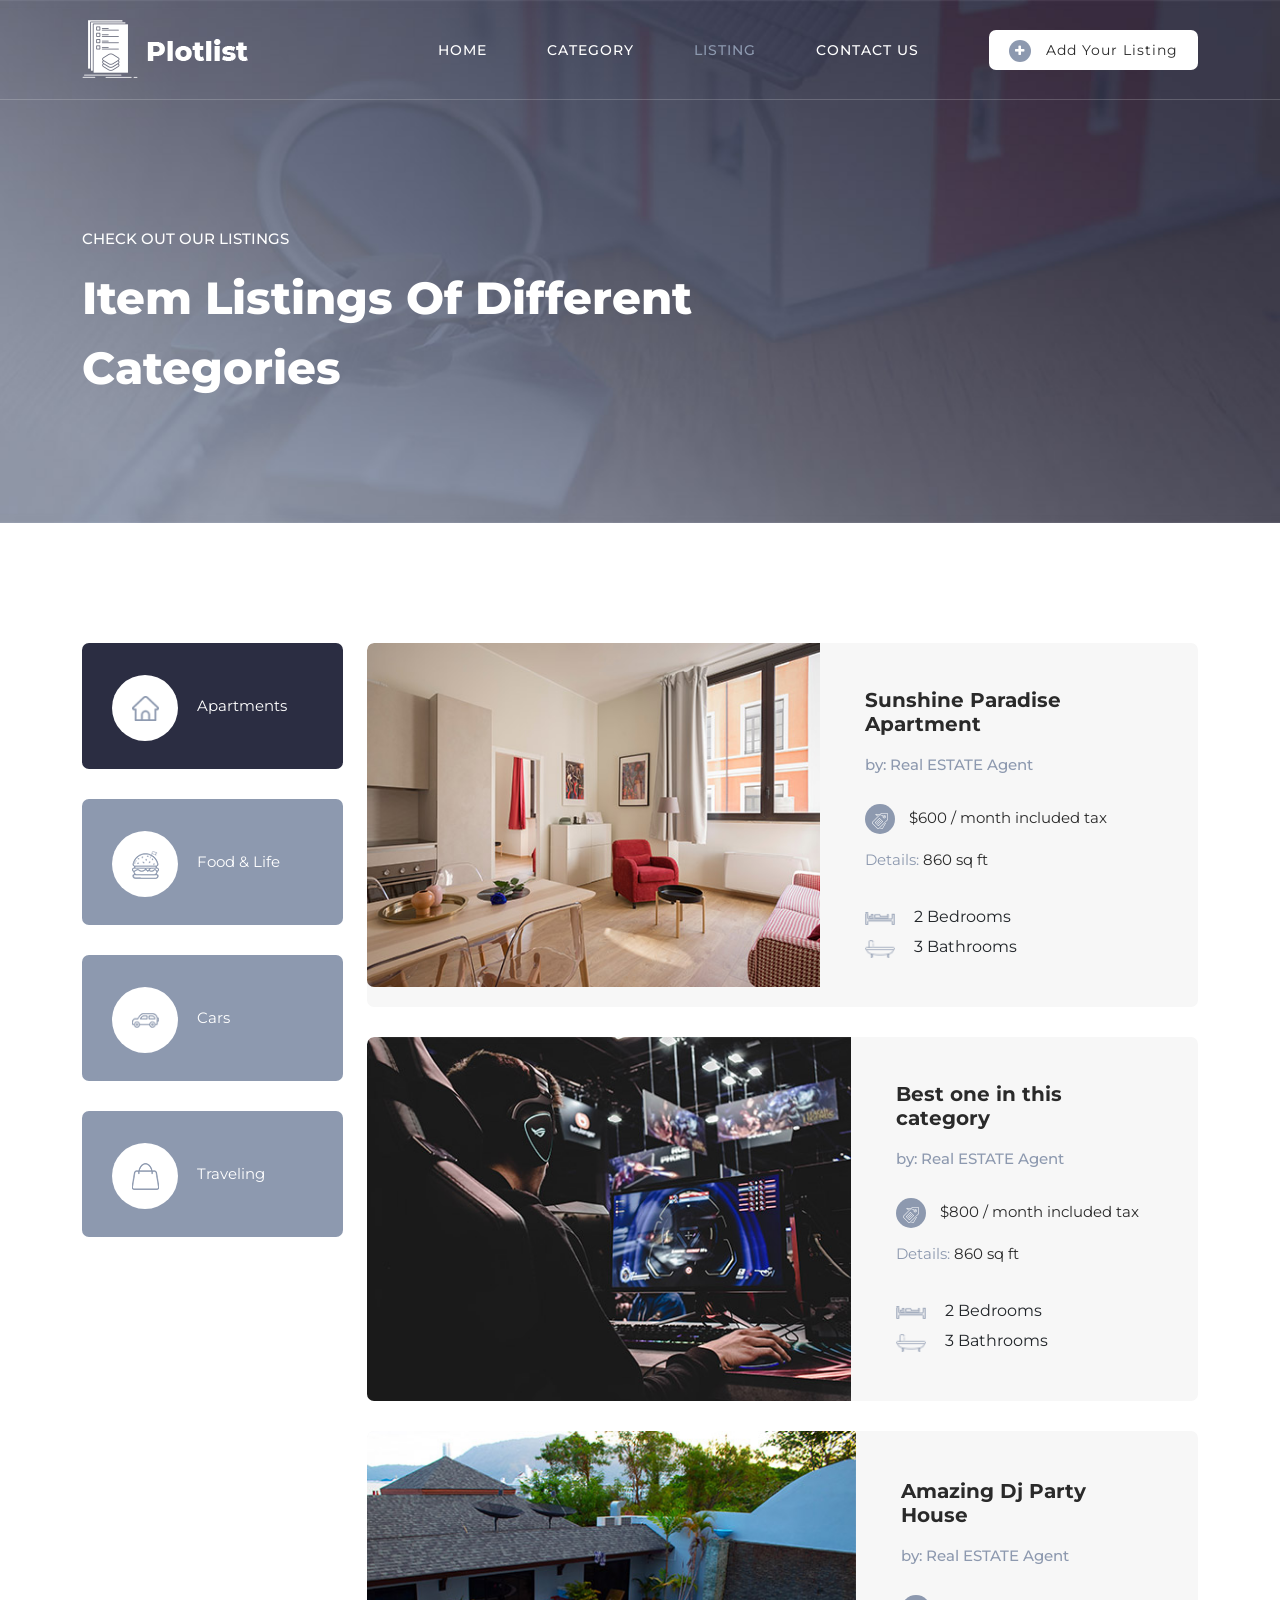
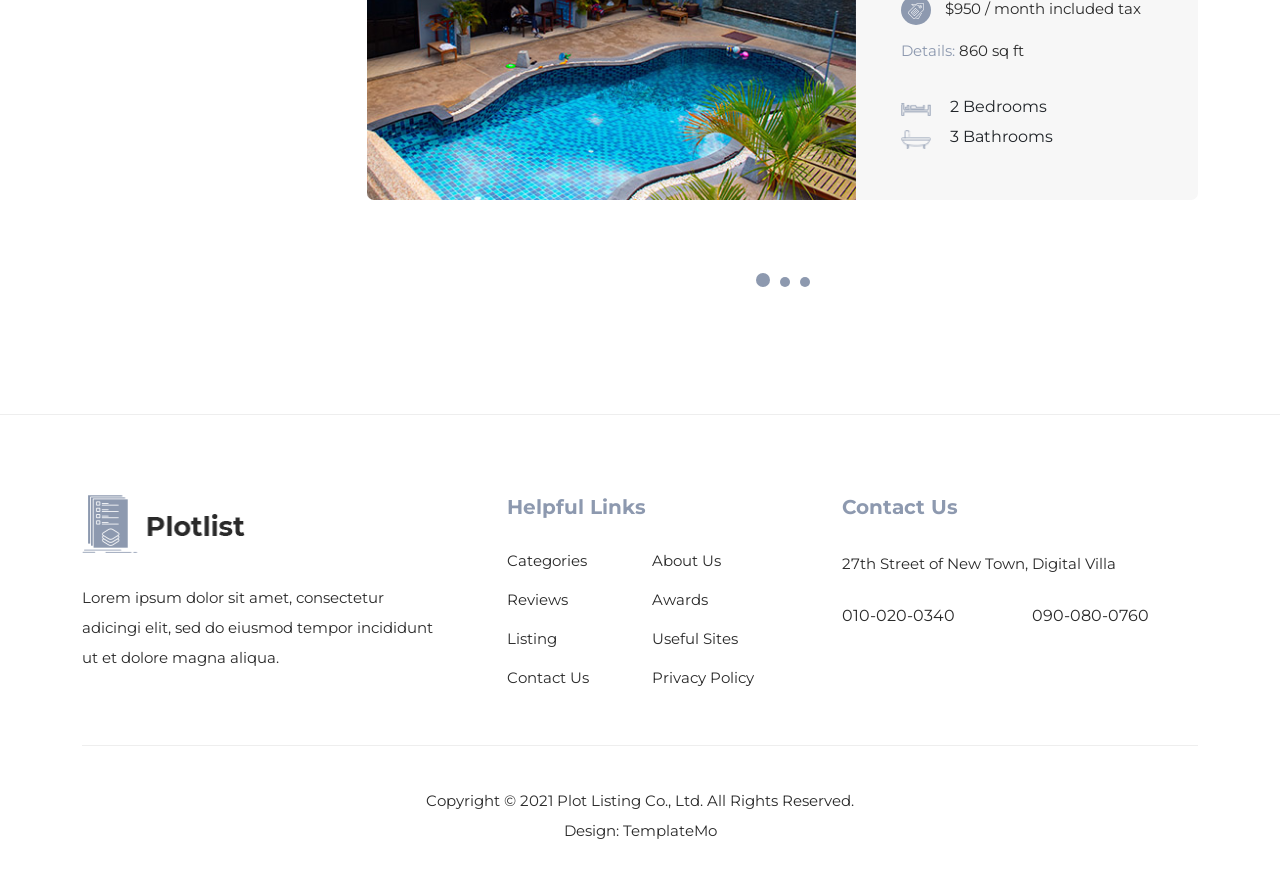
<file: template/listing.html>
<!DOCTYPE html>
<html lang="en">

  <head>

    <meta charset="UTF-8">
    <meta name="viewport" content="width=device-width, initial-scale=1, shrink-to-fit=no">
    <meta name="description" content="">
    <meta name="author" content="">
    <link rel="preconnect" href="https://fonts.gstatic.com">
    <link href="https://fonts.googleapis.com/css2?family=Montserrat:wght@100;200;300;400;500;600;700;800;900&display=swap" rel="stylesheet">

    <title>Plot Listing Page</title>

    <!-- Bootstrap core CSS -->
    <link href="vendor/bootstrap/css/bootstrap.min.css" rel="stylesheet">


    <!-- Additional CSS Files -->
    <link rel="stylesheet" href="assets/css/fontawesome.css">
    <link rel="stylesheet" href="assets/css/templatemo-plot-listing.css">
    <link rel="stylesheet" href="assets/css/animated.css">
    <link rel="stylesheet" href="assets/css/owl.css">
<!--

TemplateMo 564 Plot Listing

https://templatemo.com/tm-564-plot-listing

-->
  </head>

<body>

  <!-- ***** Preloader Start ***** -->
  <div id="js-preloader" class="js-preloader">
    <div class="preloader-inner">
      <span class="dot"></span>
      <div class="dots">
        <span></span>
        <span></span>
        <span></span>
      </div>
    </div>
  </div>
  <!-- ***** Preloader End ***** -->

  <!-- ***** Header Area Start ***** -->
  <header class="header-area header-sticky wow slideInDown" data-wow-duration="0.75s" data-wow-delay="0s">
    <div class="container">
      <div class="row">
        <div class="col-12">
          <nav class="main-nav">
            <!-- ***** Logo Start ***** -->
            <a href="index.html" class="logo">
            </a>
            <!-- ***** Logo End ***** -->
            <!-- ***** Menu Start ***** -->
            <ul class="nav">
              <li><a href="index.html">Home</a></li>
              <li><a href="category.html">Category</a></li>
              <li><a href="listing.html" class="active">Listing</a></li>
              <li><a href="contact.html">Contact Us</a></li> 
              <li><div class="main-white-button"><a href="#"><i class="fa fa-plus"></i> Add Your Listing</a></div></li> 
            </ul>        
            <a class='menu-trigger'>
                <span>Menu</span>
            </a>
            <!-- ***** Menu End ***** -->
          </nav>
        </div>
      </div>
    </div>
  </header>
  <!-- ***** Header Area End ***** -->

  <div class="page-heading">
    <div class="container">
      <div class="row">
        <div class="col-lg-8">
          <div class="top-text header-text">
            <h6>Check Out Our Listings</h6>
            <h2>Item listings of Different Categories</h2>
          </div>
        </div>
      </div>
    </div>
  </div>

  <div class="listing-page">
    <div class="container">
      <div class="row">
        <div class="col-lg-12">
          <div class="naccs">
            <div class="grid">
              <div class="row">
                <div class="col-lg-3">
                  <div class="menu">
                    <div class="first-thumb active">
                      <div class="thumb">
                        <span class="icon"><img src="assets/images/search-icon-01.png" alt=""></span>
                        Apartments
                      </div>
                    </div>
                    <div>
                      <div class="thumb">                 
                        <span class="icon"><img src="assets/images/search-icon-02.png" alt=""></span>
                        Food &amp; Life
                      </div>
                    </div>
                    <div>
                      <div class="thumb">                 
                        <span class="icon"><img src="assets/images/search-icon-03.png" alt=""></span>
                        Cars
                      </div>
                    </div>
                    <div class="last-thumb">
                      <div class="thumb">                 
                        <span class="icon"><img src="assets/images/search-icon-04.png" alt=""></span>
                        Traveling
                      </div>
                    </div>
                  </div>
                </div> 
                <div class="col-lg-9">
                  <ul class="nacc">
                  <!-- first category listing of items -->
                    <li class="active">
                      <div>
                        <div class="col-lg-12">
                          <div class="owl-carousel owl-listing">
                            <div class="item">
                              <div class="row">
                                <div class="col-lg-12">
                                  <div class="listing-item">
                                    <div class="left-image">
                                      <a href="#"><img src="assets/images/listing-01.jpg" alt=""></a>
                                      <div class="hover-content">
                                        <div class="main-white-button">
                                          <a href="contact.html"><i class="fa fa-eye"></i> Contact Now</a>
                                        </div>
                                      </div>
                                    </div>
                                    <div class="right-content align-self-center">
                                      <a href="#"><h4>Sunshine Paradise Apartment</h4></a>
                                      <h6>by: Real ESTATE Agent</h6>
                                      <span class="price"><div class="icon"><img src="assets/images/listing-icon-01.png" alt=""></div> $600 / month included tax</span>
                                      <span class="details">Details: <em>860 sq ft</em></span>
                                      <span class="info"><img src="assets/images/listing-icon-02.png" alt=""> 2 Bedrooms<br><img src="assets/images/listing-icon-03.png" alt=""> 3 Bathrooms</span>
                                    </div>
                                  </div>
                                </div>
                                <div class="col-lg-12">
                                  <div class="listing-item">
                                    <div class="left-image">
                                      <a href="#"><img src="assets/images/listing-02.jpg" alt=""></a>
                                      <div class="hover-content">
                                        <div class="main-white-button">
                                          <a href="contact.html"><i class="fa fa-eye"></i> Contact Now</a>
                                        </div>
                                      </div>
                                    </div>
                                    <div class="right-content align-self-center">
                                      <a href="#"><h4>Best one in this category</h4></a>
                                      <h6>by: Real ESTATE Agent</h6>
                                      <span class="price"><div class="icon"><img src="assets/images/listing-icon-01.png" alt=""></div> $800 / month included tax</span>
                                      <span class="details">Details: <em>860 sq ft</em></span>
                                      <span class="info"><img src="assets/images/listing-icon-02.png" alt=""> 2 Bedrooms<br><img src="assets/images/listing-icon-03.png" alt=""> 3 Bathrooms</span>
                                    </div>
                                  </div>
                                </div>
                                <div class="col-lg-12">
                                  <div class="listing-item">
                                    <div class="left-image">
                                      <a href="#"><img src="assets/images/listing-03.jpg" alt=""></a>
                                      <div class="hover-content">
                                        <div class="main-white-button">
                                          <a href="contact.html"><i class="fa fa-eye"></i> Contact Now</a>
                                        </div>
                                      </div>
                                    </div>
                                    <div class="right-content align-self-center">
                                      <a href="#"><h4>Amazing Dj Party House</h4></a>
                                      <h6>by: Real ESTATE Agent</h6>
                                      <span class="price"><div class="icon"><img src="assets/images/listing-icon-01.png" alt=""></div> $950 / month included tax</span>
                                      <span class="details">Details: <em>860 sq ft</em></span>
                                      <span class="info"><img src="assets/images/listing-icon-02.png" alt=""> 2 Bedrooms<br><img src="assets/images/listing-icon-03.png" alt=""> 3 Bathrooms</span>
                                    </div>
                                  </div>
                                </div>
                              </div>
                            </div>
                            <div class="item">
                              <div class="row">
                                <div class="col-lg-12">
                                  <div class="listing-item">
                                    <div class="left-image">
                                      <a href="#"><img src="assets/images/listing-01.jpg" alt=""></a>
                                      <div class="hover-content">
                                        <div class="main-white-button">
                                          <a href="contact.html"><i class="fa fa-eye"></i> Contact Now</a>
                                        </div>
                                      </div>
                                    </div>
                                    <div class="right-content align-self-center">
                                      <a href="#"><h4>Sunshine Villa Condo</h4></a>
                                      <h6>by: Real ESTATE Agent</h6>
                                      <span class="price"><div class="icon"><img src="assets/images/listing-icon-01.png" alt=""></div> $450 / month included tax</span>
                                      <span class="details">Details: <em>860 sq ft</em></span>
                                      <span class="info"><img src="assets/images/listing-icon-02.png" alt=""> 2 Bedrooms<br><img src="assets/images/listing-icon-03.png" alt=""> 3 Bathrooms</span>
                                    </div>
                                  </div>
                                </div>
                                <div class="col-lg-12">
                                  <div class="listing-item">
                                    <div class="left-image">
                                      <a href="#"><img src="assets/images/listing-02.jpg" alt=""></a>
                                      <div class="hover-content">
                                        <div class="main-white-button">
                                          <a href="contact.html"><i class="fa fa-eye"></i> Contact Now</a>
                                        </div>
                                      </div>
                                    </div>
                                    <div class="right-content align-self-center">
                                      <a href="#"><h4>Gaming Studio Units</h4></a>
                                      <h6>by: Real ESTATE Agent</h6>
                                      <span class="price"><div class="icon"><img src="assets/images/listing-icon-01.png" alt=""></div> $550 / month included tax</span>
                                      <span class="details">Details: <em>860 sq ft</em></span>
                                      <span class="info"><img src="assets/images/listing-icon-02.png" alt=""> 2 Bedrooms<br><img src="assets/images/listing-icon-03.png" alt=""> 3 Bathrooms</span>
                                    </div>
                                  </div>
                                </div>
                                <div class="col-lg-12">
                                  <div class="listing-item">
                                    <div class="left-image">
                                      <a href="#"><img src="assets/images/listing-03.jpg" alt=""></a>
                                      <div class="hover-content">
                                        <div class="main-white-button">
                                          <a href="contact.html"><i class="fa fa-eye"></i> Contact Now</a>
                                        </div>
                                      </div>
                                    </div>
                                    <div class="right-content align-self-center">
                                      <a href="#"><h4>Amazing Dj Party House</h4></a>
                                      <h6>by: Real ESTATE Agent</h6>
                                      <span class="price"><div class="icon"><img src="assets/images/listing-icon-01.png" alt=""></div> $650 / month included tax</span>
                                      <span class="details">Details: <em>860 sq ft</em></span>
                                      <span class="info"><img src="assets/images/listing-icon-02.png" alt=""> 2 Bedrooms<br><img src="assets/images/listing-icon-03.png" alt=""> 3 Bathrooms</span>
                                    </div>
                                  </div>
                                </div>
                              </div>
                            </div>
                            
                            <!-- third page of first category -->
                            <div class="item">
                              <div class="row">
                                <div class="col-lg-12">
                                  <div class="listing-item">
                                    <div class="left-image">
                                      <a href="#"><img src="assets/images/listing-01.jpg" alt=""></a>
                                      <div class="hover-content">
                                        <div class="main-white-button">
                                          <a href="contact.html"><i class="fa fa-eye"></i> Contact Now</a>
                                        </div>
                                      </div>
                                    </div>
                                    <div class="right-content align-self-center">
                                      <a href="#"><h4>Third Page Apartment</h4></a>
                                      <h6>by: Real Estate Agent</h6>
                                      <span class="price"><div class="icon"><img src="assets/images/listing-icon-01.png" alt=""></div> $600 to $950 / month included tax</span>
                                      <span class="details">Details: <em>860 sq ft</em></span>
                                      <span class="info"><img src="assets/images/listing-icon-02.png" alt=""> 2 Bedrooms<br><img src="assets/images/listing-icon-03.png" alt=""> 3 Bathrooms</span>
                                    </div>
                                  </div>
                                </div>
                                <div class="col-lg-12">
                                  <div class="listing-item">
                                    <div class="left-image">
                                      <a href="#"><img src="assets/images/listing-02.jpg" alt=""></a>
                                      <div class="hover-content">
                                        <div class="main-white-button">
                                          <a href="contact.html"><i class="fa fa-eye"></i> Contact Now</a>
                                        </div>
                                      </div>
                                    </div>
                                    <div class="right-content align-self-center">
                                      <a href="#"><h4>New Gaming Townhouse</h4></a>
                                      <h6>by: Real ESTATE Agent</h6>
                                      <span class="price"><div class="icon"><img src="assets/images/listing-icon-01.png" alt=""></div> $840 / month included tax</span>
                                      <span class="details">Details: <em>860 sq ft</em></span>
                                      <span class="info"><img src="assets/images/listing-icon-02.png" alt=""> 2 Bedrooms<br><img src="assets/images/listing-icon-03.png" alt=""> 3 Bathrooms</span>
                                    </div>
                                  </div>
                                </div>
                                <div class="col-lg-12">
                                  <div class="listing-item">
                                    <div class="left-image">
                                      <a href="#"><img src="assets/images/listing-03.jpg" alt=""></a>
                                      <div class="hover-content">
                                        <div class="main-white-button">
                                          <a href="contact.html"><i class="fa fa-eye"></i> Contact Now</a>
                                        </div>
                                      </div>
                                    </div>
                                    <div class="right-content align-self-center">
                                      <a href="#"><h4>Amazing Party Villa</h4></a>
                                      <h6>by: Real ESTATE Agent</h6>
                                      <span class="price"><div class="icon"><img src="assets/images/listing-icon-01.png" alt=""></div> $950 / month included tax</span>
                                      <span class="details">Details: <em>860 sq ft</em></span>
                                      <span class="info"><img src="assets/images/listing-icon-02.png" alt=""> 2 Bedrooms<br><img src="assets/images/listing-icon-03.png" alt=""> 3 Bathrooms</span>
                                    </div>
                                  </div>
                                </div>
                              </div>
                            </div>
                          </div>
                        </div>
                      </div>
                    </li>
                    
                    <!-- second category listing of items -->
                    <li>
                      <div>
                        <div class="col-lg-12">
                          <div class="owl-carousel owl-listing">
                            <div class="item">
                              <div class="row">
                                <div class="col-lg-12">
                                  <div class="listing-item">
                                    <div class="left-image">
                                      <a href="#"><img src="assets/images/listing-04.jpg" alt=""></a>
                                      <div class="hover-content">
                                        <div class="main-white-button">
                                          <a href="contact.html"><i class="fa fa-eye"></i> Contact Now</a>
                                        </div>
                                      </div>
                                    </div>
                                    <div class="right-content align-self-center">
                                      <a href="#"><h4>Food First page</h4></a>
                                      <h6>by: Food Delivery</h6>
                                      <span class="price"><div class="icon"><img src="assets/images/listing-icon-01.png" alt=""></div> $600 / month included tax</span>
                                      <span class="details">Details: <em>860 sq ft</em></span>
                                      <span class="info"><img src="assets/images/listing-icon-02.png" alt=""> 2 Bedrooms<br><img src="assets/images/listing-icon-03.png" alt=""> 3 Bathrooms</span>
                                    </div>
                                  </div>
                                </div>
                                <div class="col-lg-12">
                                  <div class="listing-item">
                                    <div class="left-image">
                                      <a href="#"><img src="assets/images/listing-05.jpg" alt=""></a>
                                      <div class="hover-content">
                                        <div class="main-white-button">
                                          <a href="contact.html"><i class="fa fa-eye"></i> Contact Now</a>
                                        </div>
                                      </div>
                                    </div>
                                    <div class="right-content align-self-center">
                                      <a href="#"><h4>Food Item 2</h4></a>
                                      <h6>by: Food Delivery</h6>
                                      <span class="price"><div class="icon"><img src="assets/images/listing-icon-01.png" alt=""></div> $540 / month included tax</span>
                                      <span class="details">Details: <em>860 sq ft</em></span>
                                      <span class="info"><img src="assets/images/listing-icon-02.png" alt=""> 2 Bedrooms<br><img src="assets/images/listing-icon-03.png" alt=""> 3 Bathrooms</span>
                                    </div>
                                  </div>
                                </div>
                                <div class="col-lg-12">
                                  <div class="listing-item">
                                    <div class="left-image">
                                      <a href="#"><img src="assets/images/listing-03.jpg" alt=""></a>
                                      <div class="hover-content">
                                        <div class="main-white-button">
                                          <a href="contact.html"><i class="fa fa-eye"></i> Contact Now</a>
                                        </div>
                                      </div>
                                    </div>
                                    <div class="right-content align-self-center">
                                      <a href="#"><h4>Food Item 3</h4></a>
                                      <h6>by: Food Delivery</h6>
                                      <span class="price"><div class="icon"><img src="assets/images/listing-icon-01.png" alt=""></div> $720 / month included tax</span>
                                      <span class="details">Details: <em>860 sq ft</em></span>
                                      <span class="info"><img src="assets/images/listing-icon-02.png" alt=""> 2 Bedrooms<br><img src="assets/images/listing-icon-03.png" alt=""> 3 Bathrooms</span>
                                    </div>
                                  </div>
                                </div>
                              </div>
                            </div>
                            
                            <!-- second category second page -->
                            <div class="item">
                              <div class="row">
                                <div class="col-lg-12">
                                  <div class="listing-item">
                                    <div class="left-image">
                                      <a href="#"><img src="assets/images/listing-05.jpg" alt=""></a>
                                      <div class="hover-content">
                                        <div class="main-white-button">
                                          <a href="contact.html"><i class="fa fa-eye"></i> Contact Now</a>
                                        </div>
                                      </div>
                                    </div>
                                    <div class="right-content align-self-center">
                                      <a href="#"><h4>FOOD Second Page</h4></a>
                                      <h6>by: Food Delivery</h6>
                                      <span class="price"><div class="icon"><img src="assets/images/listing-icon-01.png" alt=""></div> $420 / month included tax</span>
                                      <span class="details">Details: <em>860 sq ft</em></span>
                                      <span class="info"><img src="assets/images/listing-icon-02.png" alt=""> 2 Bedrooms<br><img src="assets/images/listing-icon-03.png" alt=""> 3 Bathrooms</span>
                                    </div>
                                  </div>
                                </div>
                                <div class="col-lg-12">
                                  <div class="listing-item">
                                    <div class="left-image">
                                      <a href="#"><img src="assets/images/listing-04.jpg" alt=""></a>
                                      <div class="hover-content">
                                        <div class="main-white-button">
                                          <a href="contact.html"><i class="fa fa-eye"></i> Contact Now</a>
                                        </div>
                                      </div>
                                    </div>
                                    <div class="right-content align-self-center">
                                      <a href="#"><h4>Best Food Item 5</h4></a>
                                      <h6>by: Food Delivery</h6>
                                      <span class="price"><div class="icon"><img src="assets/images/listing-icon-01.png" alt=""></div> $450 / month included tax</span>
                                      <span class="details">Details: <em>860 sq ft</em></span>
                                      <span class="info"><img src="assets/images/listing-icon-02.png" alt=""> 2 Bedrooms<br><img src="assets/images/listing-icon-03.png" alt=""> 3 Bathrooms</span>
                                    </div>
                                  </div>
                                </div>
                                <div class="col-lg-12">
                                  <div class="listing-item">
                                    <div class="left-image">
                                      <a href="#"><img src="assets/images/listing-03.jpg" alt=""></a>
                                      <div class="hover-content">
                                        <div class="main-white-button">
                                          <a href="contact.html"><i class="fa fa-eye"></i> Contact Now</a>
                                        </div>
                                      </div>
                                    </div>
                                    <div class="right-content align-self-center">
                                      <a href="#"><h4>Amazing Food Item 6</h4></a>
                                      <h6>by: Food Delivery</h6>
                                      <span class="price"><div class="icon"><img src="assets/images/listing-icon-01.png" alt=""></div> $500 / month included tax</span>
                                      <span class="details">Details: <em>860 sq ft</em></span>
                                      <span class="info"><img src="assets/images/listing-icon-02.png" alt=""> 2 Bedrooms<br><img src="assets/images/listing-icon-03.png" alt=""> 3 Bathrooms</span>
                                    </div>
                                  </div>
                                </div>
                              </div>
                            </div>


                          </div>
                        </div>
                      </div>
                    </li>
                    
                    <!-- third category first page -->
                    <li>
                      <div>
                        <div class="col-lg-12">
                          <div class="owl-carousel owl-listing">
                            <div class="item">
                              <div class="row">
                                <div class="col-lg-12">
                                  <div class="listing-item">
                                    <div class="left-image">
                                      <a href="#"><img src="assets/images/listing-05.jpg" alt=""></a>
                                      <div class="hover-content">
                                        <div class="main-white-button">
                                          <a href="contact.html"><i class="fa fa-eye"></i> Contact Now</a>
                                        </div>
                                      </div>
                                    </div>
                                    <div class="right-content align-self-center">
                                      <a href="#"><h4>Third Category First Page</h4></a>
                                      <h6>by: Sale Agent</h6>
                                      <span class="price"><div class="icon"><img src="assets/images/listing-icon-01.png" alt=""></div> $750 / month included tax</span>
                                      <span class="details">Details: <em>860 sq ft</em></span>
                                      <span class="info"><img src="assets/images/listing-icon-02.png" alt=""> 2 Bedrooms<br><img src="assets/images/listing-icon-03.png" alt=""> 3 Bathrooms</span>
                                    </div>
                                  </div>
                                </div>
                                <div class="col-lg-12">
                                  <div class="listing-item">
                                    <div class="left-image">
                                      <a href="#"><img src="assets/images/listing-04.jpg" alt=""></a>
                                      <div class="hover-content">
                                        <div class="main-white-button">
                                          <a href="contact.html"><i class="fa fa-eye"></i> Contact Now</a>
                                        </div>
                                      </div>
                                    </div>
                                    <div class="right-content align-self-center">
                                      <a href="#"><h4>Car Item 2</h4></a>
                                      <h6>by: Sale Agent</h6>
                                      <span class="price"><div class="icon"><img src="assets/images/listing-icon-01.png" alt=""></div> $880 / month included tax</span>
                                      <span class="details">Details: <em>860 sq ft</em></span>
                                      <span class="info"><img src="assets/images/listing-icon-02.png" alt=""> 2 Bedrooms<br><img src="assets/images/listing-icon-03.png" alt=""> 3 Bathrooms</span>
                                    </div>
                                  </div>
                                </div>
                                <div class="col-lg-12">
                                  <div class="listing-item">
                                    <div class="left-image">
                                      <a href="#"><img src="assets/images/listing-03.jpg" alt=""></a>
                                      <div class="hover-content">
                                        <div class="main-white-button">
                                          <a href="contact.html"><i class="fa fa-eye"></i> Contact Now</a>
                                        </div>
                                      </div>
                                    </div>
                                    <div class="right-content align-self-center">
                                      <a href="#"><h4>Car Item 3</h4></a>
                                      <h6>by: Sale Agent</h6>
                                      <span class="price"><div class="icon"><img src="assets/images/listing-icon-01.png" alt=""></div> $770 / month included tax</span>
                                      <span class="details">Details: <em>860 sq ft</em></span>
                                      <span class="info"><img src="assets/images/listing-icon-02.png" alt=""> 2 Bedrooms<br><img src="assets/images/listing-icon-03.png" alt=""> 3 Bathrooms</span>
                                    </div>
                                  </div>
                                </div>
                              </div>
                            </div>
                            
                            <!-- third category second page -->
                            <div class="item">
                              <div class="row">
                                <div class="col-lg-12">
                                  <div class="listing-item">
                                    <div class="left-image">
                                      <a href="#"><img src="assets/images/listing-01.jpg" alt=""></a>
                                      <div class="hover-content">
                                        <div class="main-white-button">
                                          <a href="contact.html"><i class="fa fa-eye"></i> Contact Now</a>
                                        </div>
                                      </div>
                                    </div>
                                    <div class="right-content align-self-center">
                                      <a href="#"><h4>Third Category Second Page</h4></a>
                                      <h6>by: Sale Agent</h6>
                                      <span class="price"><div class="icon"><img src="assets/images/listing-icon-01.png" alt=""></div> $660 / month included tax</span>
                                      <span class="details">Details: <em>860 sq ft</em></span>
                                      <span class="info"><img src="assets/images/listing-icon-02.png" alt=""> 2 Bedrooms<br><img src="assets/images/listing-icon-03.png" alt=""> 3 Bathrooms</span>
                                    </div>
                                  </div>
                                </div>
                                <div class="col-lg-12">
                                  <div class="listing-item">
                                    <div class="left-image">
                                      <a href="#"><img src="assets/images/listing-02.jpg" alt=""></a>
                                      <div class="hover-content">
                                        <div class="main-white-button">
                                          <a href="contact.html"><i class="fa fa-eye"></i> Contact Now</a>
                                        </div>
                                      </div>
                                    </div>
                                    <div class="right-content align-self-center">
                                      <a href="#"><h4>Car Item 5</h4></a>
                                      <h6>by: Sale Agent</h6>
                                      <span class="price"><div class="icon"><img src="assets/images/listing-icon-01.png" alt=""></div> $550 / month included tax</span>
                                      <span class="details">Details: <em>860 sq ft</em></span>
                                      <span class="info"><img src="assets/images/listing-icon-02.png" alt=""> 2 Bedrooms<br><img src="assets/images/listing-icon-03.png" alt=""> 3 Bathrooms</span>
                                    </div>
                                  </div>
                                </div>
                                <div class="col-lg-12">
                                  <div class="listing-item">
                                    <div class="left-image">
                                      <a href="#"><img src="assets/images/listing-06.jpg" alt=""></a>
                                      <div class="hover-content">
                                        <div class="main-white-button">
                                          <a href="contact.html"><i class="fa fa-eye"></i> Contact Now</a>
                                        </div>
                                      </div>
                                    </div>
                                    <div class="right-content align-self-center">
                                      <a href="#"><h4>Car Item 6</h4></a>
                                      <h6>by: Sale Agent</h6>
                                      <span class="price"><div class="icon"><img src="assets/images/listing-icon-01.png" alt=""></div> $440 / month included tax</span>
                                      <span class="details">Details: <em>860 sq ft</em></span>
                                      <span class="info"><img src="assets/images/listing-icon-02.png" alt=""> 2 Bedrooms<br><img src="assets/images/listing-icon-03.png" alt=""> 3 Bathrooms</span>
                                    </div>
                                  </div>
                                </div>
                              </div>
                            </div>
                            
                            <!-- third category third page -->
                            <!-- NONE -->
                            
                            
                          </div>
                        </div>
                      </div>
                    </li>
                    
                    <!-- 4th category 1st page -->
                    <li>
                      <div>
                        <div class="col-lg-12">
                          <div class="owl-carousel owl-listing">
                            <div class="item">
                              <div class="row">
                                <div class="col-lg-12">
                                  <div class="listing-item">
                                    <div class="left-image">
                                      <a href="#"><img src="assets/images/listing-06.jpg" alt=""></a>
                                      <div class="hover-content">
                                        <div class="main-white-button">
                                          <a href="contact.html"><i class="fa fa-eye"></i> Contact Now</a>
                                        </div>
                                      </div>
                                    </div>
                                    <div class="right-content align-self-center">
                                      <a href="#"><h4>Traveling Item 1</h4></a>
                                      <h6>by: Travel Agent</h6>
                                      <span class="price"><div class="icon"><img src="assets/images/listing-icon-01.png" alt=""></div> $400 / month included tax</span>
                                      <span class="details">Details: <em>860 sq ft</em></span>
                                      <span class="info"><img src="assets/images/listing-icon-02.png" alt=""> 2 Bedrooms<br><img src="assets/images/listing-icon-03.png" alt=""> 3 Bathrooms</span>
                                    </div>
                                  </div>
                                </div>
                                <div class="col-lg-12">
                                  <div class="listing-item">
                                    <div class="left-image">
                                      <a href="#"><img src="assets/images/listing-04.jpg" alt=""></a>
                                      <div class="hover-content">
                                        <div class="main-white-button">
                                          <a href="contact.html"><i class="fa fa-eye"></i> Contact Now</a>
                                        </div>
                                      </div>
                                    </div>
                                    <div class="right-content align-self-center">
                                      <a href="#"><h4>Traveling Item 2</h4></a>
                                      <h6>by: Travel Agent</h6>
                                      <span class="price"><div class="icon"><img src="assets/images/listing-icon-01.png" alt=""></div> $500 / month included tax</span>
                                      <span class="details">Details: <em>860 sq ft</em></span>
                                      <span class="info"><img src="assets/images/listing-icon-02.png" alt=""> 2 Bedrooms<br><img src="assets/images/listing-icon-03.png" alt=""> 3 Bathrooms</span>
                                    </div>
                                  </div>
                                </div>
                                <div class="col-lg-12">
                                  <div class="listing-item">
                                    <div class="left-image">
                                      <a href="#"><img src="assets/images/listing-03.jpg" alt=""></a>
                                      <div class="hover-content">
                                        <div class="main-white-button">
                                          <a href="contact.html"><i class="fa fa-eye"></i> Contact Now</a>
                                        </div>
                                      </div>
                                    </div>
                                    <div class="right-content align-self-center">
                                      <a href="#"><h4>Traveling Item 3</h4></a>
                                      <h6>by: Travel Agent</h6>
                                      <span class="price"><div class="icon"><img src="assets/images/listing-icon-01.png" alt=""></div> $342 / month included tax</span>
                                      <span class="details">Details: <em>860 sq ft</em></span>
                                      <span class="info"><img src="assets/images/listing-icon-02.png" alt=""> 2 Bedrooms<br><img src="assets/images/listing-icon-03.png" alt=""> 3 Bathrooms</span>
                                    </div>
                                  </div>
                                </div>
                              </div>
                            </div>
                            
                            <!-- 4th category 2nd page -->
                            <div class="item">
                              <div class="row">
                                <div class="col-lg-12">
                                  <div class="listing-item">
                                    <div class="left-image">
                                      <a href="#"><img src="assets/images/listing-05.jpg" alt=""></a>
                                      <div class="hover-content">
                                        <div class="main-white-button">
                                          <a href="contact.html"><i class="fa fa-eye"></i> Contact Now</a>
                                        </div>
                                      </div>
                                    </div>
                                    <div class="right-content align-self-center">
                                      <a href="#"><h4>4th Category 2nd Page</h4></a>
                                      <h6>by: Travel Agent</h6>
                                      <span class="price"><div class="icon"><img src="assets/images/listing-icon-01.png" alt=""></div> $268 / month included tax</span>
                                      <span class="details">Details: <em>860 sq ft</em></span>
                                      <span class="info"><img src="assets/images/listing-icon-02.png" alt=""> 2 Bedrooms<br><img src="assets/images/listing-icon-03.png" alt=""> 3 Bathrooms</span>
                                    </div>
                                  </div>
                                </div>
                                <div class="col-lg-12">
                                  <div class="listing-item">
                                    <div class="left-image">
                                      <a href="#"><img src="assets/images/listing-06.jpg" alt=""></a>
                                      <div class="hover-content">
                                        <div class="main-white-button">
                                          <a href="contact.html"><i class="fa fa-eye"></i> Contact Now</a>
                                        </div>
                                      </div>
                                    </div>
                                    <div class="right-content align-self-center">
                                      <a href="#"><h4>Traveling Item 5</h4></a>
                                      <h6>by: Travel Agent</h6>
                                      <span class="price"><div class="icon"><img src="assets/images/listing-icon-01.png" alt=""></div> $145 / month included tax</span>
                                      <span class="details">Details: <em>860 sq ft</em></span>
                                      <span class="info"><img src="assets/images/listing-icon-02.png" alt=""> 2 Bedrooms<br><img src="assets/images/listing-icon-03.png" alt=""> 3 Bathrooms</span>
                                    </div>
                                  </div>
                                </div>
                                <div class="col-lg-12">
                                  <div class="listing-item">
                                    <div class="left-image">
                                      <a href="#"><img src="assets/images/listing-03.jpg" alt=""></a>
                                      <div class="hover-content">
                                        <div class="main-white-button">
                                          <a href="contact.html"><i class="fa fa-eye"></i> Contact Now</a>
                                        </div>
                                      </div>
                                    </div>
                                    <div class="right-content align-self-center">
                                      <a href="#"><h4>Traveling Item 6</h4></a>
                                      <h6>by: Travel Agent</h6>
                                      <span class="price"><div class="icon"><img src="assets/images/listing-icon-01.png" alt=""></div> $240 / month included tax</span>
                                      <span class="details">Details: <em>860 sq ft</em></span>
                                      <span class="info"><img src="assets/images/listing-icon-02.png" alt=""> 2 Bedrooms<br><img src="assets/images/listing-icon-03.png" alt=""> 3 Bathrooms</span>
                                    </div>
                                  </div>
                                </div>
                              </div>
                            </div>
                            
                            <!-- 4th category 3rd page -->
                            <div class="item">
                              <div class="row">
                                <div class="col-lg-12">
                                  <div class="listing-item">
                                    <div class="left-image">
                                      <a href="#"><img src="assets/images/listing-06.jpg" alt=""></a>
                                      <div class="hover-content">
                                        <div class="main-white-button">
                                          <a href="contact.html"><i class="fa fa-eye"></i> Contact Now</a>
                                        </div>
                                      </div>
                                    </div>
                                    <div class="right-content align-self-center">
                                      <a href="#"><h4>4th Category 3rd Page</h4></a>
                                      <h6>by: Travel Agent</h6>
                                      <span class="price"><div class="icon"><img src="assets/images/listing-icon-01.png" alt=""></div> $360 / month included tax</span>
                                      <span class="details">Details: <em>860 sq ft</em></span>
                                      <span class="info"><img src="assets/images/listing-icon-02.png" alt=""> 2 Bedrooms<br><img src="assets/images/listing-icon-03.png" alt=""> 3 Bathrooms</span>
                                    </div>
                                  </div>
                                </div>
                                
                                
                              </div>
                            </div>
                          </div>
                        </div>
                      </div>
                    </li>
                  
                    
                  </ul>
                  
                </div>          
              </div>
            </div>
          </div>
        </div>
      </div>
    </div>
  </div>

  <footer>
    <div class="container">
      <div class="row">
        <div class="col-lg-4">
          <div class="about">
            <div class="logo">
              <img src="assets/images/black-logo.png" alt="">
            </div>
            <p>Lorem ipsum dolor sit amet, consectetur adicingi elit, sed do eiusmod tempor incididunt ut et dolore magna aliqua.</p>
          </div>
        </div>
        <div class="col-lg-4">
          <div class="helpful-links">
            <h4>Helpful Links</h4>
            <div class="row">
              <div class="col-lg-6">
                <ul>
                  <li><a href="#">Categories</a></li>
                  <li><a href="#">Reviews</a></li>
                  <li><a href="#">Listing</a></li>
                  <li><a href="#">Contact Us</a></li>
                </ul>
              </div>
              <div class="col-lg-6">
                <ul>
                  <li><a href="#">About Us</a></li>
                  <li><a href="#">Awards</a></li>
                  <li><a href="#">Useful Sites</a></li>
                  <li><a href="#">Privacy Policy</a></li>
                </ul>
              </div>
            </div>
          </div>
        </div>
        <div class="col-lg-4">
          <div class="contact-us">
            <h4>Contact Us</h4>
            <p>27th Street of New Town, Digital Villa</p>
            <div class="row">
              <div class="col-lg-6">
                <a href="#">010-020-0340</a>
              </div>
              <div class="col-lg-6">
                <a href="#">090-080-0760</a>
              </div>
            </div>
          </div>
        </div>
        <div class="col-lg-12">
          <div class="sub-footer">
            <p>Copyright © 2021 Plot Listing Co., Ltd. All Rights Reserved.
            <br>
			Design: <a rel="nofollow" href="https://templatemo.com" title="CSS Templates">TemplateMo</a></p>
          </div>
        </div>
      </div>
    </div>
  </footer>

  <!-- Scripts -->
  <script src="vendor/jquery/jquery.min.js"></script>
  <script src="vendor/bootstrap/js/bootstrap.bundle.min.js"></script>
  <script src="assets/js/owl-carousel.js"></script>
  <script src="assets/js/animation.js"></script>
  <script src="assets/js/imagesloaded.js"></script>
  <script src="assets/js/custom.js"></script>

</body>

</html>
</file>
<file: template/assets/css/templatemo-plot-listing.css>
/*

TemplateMo 564 Plot Listing

https://templatemo.com/tm-564-plot-listing

*/

/* ---------------------------------------------
Table of contents
------------------------------------------------
01. font & reset css
02. reset
03. global styles
04. header
05. banner
06. features
07. testimonials
08. contact
09. footer
10. preloader
11. search
12. portfolio

--------------------------------------------- */
/* 
---------------------------------------------
font & reset css
--------------------------------------------- 
*/
@import url('https://fonts.googleapis.com/css2?family=Montserrat:wght@100;200;300;400;500;600;700;800;900&display=swap');
/* 
---------------------------------------------
reset
--------------------------------------------- 
*/
html, body, div, span, applet, object, iframe, h1, h2, h3, h4, h5, h6, p, blockquote, div
pre, a, abbr, acronym, address, big, cite, code, del, dfn, em, font, img, ins, kbd, q,
s, samp, small, strike, strong, sub, sup, tt, var, b, u, i, center, dl, dt, dd, ol, ul, li,
figure, header, nav, section, article, aside, footer, figcaption {
  margin: 0;
  padding: 0;
  border: 0;
  outline: 0;
}

/* clear fix */
.grid:after {
  content: '';
  display: block;
  clear: both;
}

/* ---- .grid-item ---- */

.grid-sizer,
.grid-item {
  width: 50%;
}

.grid-item {
  float: left;
}

.grid-item img {
  display: block;
  max-width: 100%;
}

.clearfix:after {
  content: ".";
  display: block;
  clear: both;
  visibility: hidden;
  line-height: 0;
  height: 0;
}

.clearfix {
  display: inline-block;
}

html[xmlns] .clearfix {
  display: block;
}

* html .clearfix {
  height: 1%;
}

ul, li {
  padding: 0;
  margin: 0;
  list-style: none;
}

header, nav, section, article, aside, footer, hgroup {
  display: block;
}

* {
  box-sizing: border-box;
}

html, body {
  font-family: 'Montserrat', sans-serif;
  font-weight: 400;
  background-color: #fff;
  -ms-text-size-adjust: 100%;
  -webkit-font-smoothing: antialiased;
  -moz-osx-font-smoothing: grayscale;
}

a {
  text-decoration: none !important;
}

h1, h2, h3, h4, h5, h6 {
  margin-top: 0px;
  margin-bottom: 0px;
}

ul {
  margin-bottom: 0px;
}

p {
  font-size: 15px;
  line-height: 30px;
  color: #2a2a2a;
}

img {
  margin-bottom: -3px;
  width: 100%;
  overflow: hidden;
}

/* 
---------------------------------------------
global styles
--------------------------------------------- 
*/
html,
body {
  background: #fff;
  font-family: 'Montserrat', sans-serif;
}

::selection {
  background: #03a4ed;
  color: #fff;
}

::-moz-selection {
  background: #03a4ed;
  color: #fff;
}

@media (max-width: 991px) {
  html, body {
    overflow-x: hidden;
  }
  .mobile-top-fix {
    margin-top: 30px;
    margin-bottom: 0px;
  }
  .mobile-bottom-fix {
    margin-bottom: 30px;
  }
  .mobile-bottom-fix-big {
    margin-bottom: 60px;
  }
}

.page-section {
  margin-top: 120px;
}

.section-heading h2 {
  font-size: 35px;
  margin-bottom: 25px;
  text-transform: capitalize;
  color: #2a2a2a;
  font-weight: 700;
  position: relative;
  z-index: 2;
  line-height: 44px;
}

.section-heading h6 {
  text-transform: uppercase;
  font-size: 15px;
  font-weight: 500;
  color: #8d99af;
}

.main-white-button a {
  display: inline-block;
  background-color: #fff;
  font-size: 15px;
  font-weight: 400;
  color: #2a2a2a;
  text-transform: capitalize;
  padding: 12px 25px;
  border-radius: 7px;
  letter-spacing: 0.25px;
  transition: all .3s;
}

.main-white-button a i {
  margin-right: 10px;
  width: 22px;
  height: 22px;
  background-color: #8d99af;
  color: #fff;
  border-radius: 50%;
  display: inline-block;
  text-align: center;
  font-size: 12px;
  line-height: 22px;
}

.main-white-button a:hover {
  background-color: #8d99af;
  color: #fff;
}

/* 
---------------------------------------------
header
--------------------------------------------- 
*/

.background-header {
  background-color: #fff!important;
  height: 80px!important;
  position: fixed!important;
  top: 0px;
  left: 0px;
  right: 0px;
  box-shadow: 0px 0px 10px rgba(0,0,0,0.15)!important;
}

.background-header .logo,
.background-header .main-nav .nav li a {
  color: #1e1e1e!important;
}

.background-header .main-nav .nav li:hover a {
  color: #8d99af!important;
}

.background-header .nav li a.active {
  color: #8d99af!important;
}

.header-area {
  background-color: transparent;
  border-bottom: 1px solid rgba(250,250,250,0.2);
  position: fixed;
  top: 0px;
  left: 0px;
  right: 0px;
  z-index: 100;
  height: 100px;
  -webkit-transition: all .5s ease 0s;
  -moz-transition: all .5s ease 0s;
  -o-transition: all .5s ease 0s;
  transition: all .5s ease 0s;
}

.header-area .main-nav {
  min-height: 80px;
  background: transparent;
}

.header-area .main-nav a.logo {
  background-image: url(../images/white-logo.png);
  width: 166px;
  height: 58px;
  display: inline-block;
  margin-top: 20px;
}

.background-header .main-nav a.logo {
  background-image: url(../images/black-logo.png);
  width: 164px;
  height: 58px;
  display: inline-block;
  margin-top: 10px;
}

.background-header .main-nav .nav {
  margin-top: 20px !important;
}

.header-area .main-nav .nav {
  float: right;
  margin-top: 30px;
  margin-right: 0px;
  background-color: transparent;
  -webkit-transition: all 0.3s ease 0s;
  -moz-transition: all 0.3s ease 0s;
  -o-transition: all 0.3s ease 0s;
  transition: all 0.3s ease 0s;
  position: relative;
  z-index: 999;
}

.header-area .main-nav .nav li {
  padding-left: 30px;
  padding-right: 30px;
}

.header-area .main-nav .nav li:last-child {
  padding-right: 0px;
  padding-left: 40px;
}

.header-area .main-nav .nav li:last-child a ,
.background-header .main-nav .nav li:last-child a {
  color: #2a2a2a !important;
  text-transform: capitalize;
  padding: 0px 20px;
  font-weight: 400;
}

.header-area .main-nav .nav li:last-child a i,
.background-header .main-nav .nav li:last-child a i {
  font-size: 12px!important;
  font-weight: 400 !important;
}

.background-header .main-nav .nav li:last-child .main-white-button a {
  background-color: #8d99af;
  color: #fff !important;
}

.background-header .main-nav .nav li:last-child .main-white-button a i {
  background-color: #fff;
  color: #8d99af;
}

.header-area .main-nav .nav li:last-child a:hover,
.header-area .main-nav .nav li:last-child a.active {
  color: #fff !important;
}

.header-area .main-nav .nav li a {
  display: block;
  font-weight: 500;
  font-size: 14px;
  color: #fff;
  text-transform: uppercase;
  -webkit-transition: all 0.3s ease 0s;
  -moz-transition: all 0.3s ease 0s;
  -o-transition: all 0.3s ease 0s;
  transition: all 0.3s ease 0s;
  height: 40px;
  line-height: 40px;
  border: transparent;
  letter-spacing: 1px;
}

.header-area .main-nav .nav li:hover a,
.header-area .main-nav .nav li a.active {
  color: #8d99af!important;
}

.background-header .main-nav .nav li:hover a,
.background-header .main-nav .nav li a.active {
  color: #8d99af!important;
  opacity: 1;
}

.header-area .main-nav .nav li:last-child a:hover ,
.background-header .main-nav .nav li:last-child a:hover {
  background-color: #8d99af;
}

.header-area .main-nav .nav li.has-sub {
  position: relative;
  padding-right: 15px;
}

.header-area .main-nav .nav li.has-sub:after {
  font-family: FontAwesome;
  content: "\f107";
  font-size: 12px;
  color: #fff;
  position: absolute;
  right: 5px;
  top: 12px;
}

.background-header .main-nav .nav li.has-sub:after {
  color: #1e1e1e;
}

.header-area .main-nav .nav li.has-sub ul.sub-menu {
  position: absolute;
  width: 200px;
  box-shadow: 0 2px 28px 0 rgba(0, 0, 0, 0.06);
  overflow: hidden;
  top: 40px;
  opacity: 0;
  transition: all .3s;
  transform: translateY(+2em);
  visibility: hidden;
  z-index: -1;
}

.header-area .main-nav .nav li.has-sub ul.sub-menu li {
  margin-left: 0px;
  padding-left: 0px;
  padding-right: 0px;
}

.header-area .main-nav .nav li.has-sub ul.sub-menu li a {
  opacity: 1;
  display: block;
  background: #f7f7f7;
  color: #2a2a2a!important;
  padding-left: 20px;
  height: 40px;
  line-height: 40px;
  -webkit-transition: all 0.3s ease 0s;
  -moz-transition: all 0.3s ease 0s;
  -o-transition: all 0.3s ease 0s;
  transition: all 0.3s ease 0s;
  position: relative;
  font-size: 13px;
  font-weight: 400;
  border-bottom: 1px solid #eee;
}

.header-area .main-nav .nav li.has-sub ul li a:hover {
  background: #fff;
  color: #f5a425!important;
  padding-left: 25px;
}

.header-area .main-nav .nav li.has-sub ul li a:hover:before {
  width: 3px;
}

.header-area .main-nav .nav li.has-sub:hover ul.sub-menu {
  visibility: visible;
  opacity: 1;
  z-index: 1;
  transform: translateY(0%);
  transition-delay: 0s, 0s, 0.3s;
}

.header-area .main-nav .menu-trigger {
  cursor: pointer;
  display: block;
  position: absolute;
  top: 33px;
  width: 32px;
  height: 40px;
  text-indent: -9999em;
  z-index: 99;
  right: 40px;
  display: none;
}

.background-header .main-nav .menu-trigger {
  top: 23px;
}

.header-area .main-nav .menu-trigger span,
.header-area .main-nav .menu-trigger span:before,
.header-area .main-nav .menu-trigger span:after {
  -moz-transition: all 0.4s;
  -o-transition: all 0.4s;
  -webkit-transition: all 0.4s;
  transition: all 0.4s;
  background-color: #1e1e1e;
  display: block;
  position: absolute;
  width: 30px;
  height: 2px;
  left: 0;
}

.background-header .main-nav .menu-trigger span,
.background-header .main-nav .menu-trigger span:before,
.background-header .main-nav .menu-trigger span:after {
  background-color: #1e1e1e;
}

.header-area .main-nav .menu-trigger span:before,
.header-area .main-nav .menu-trigger span:after {
  -moz-transition: all 0.4s;
  -o-transition: all 0.4s;
  -webkit-transition: all 0.4s;
  transition: all 0.4s;
  background-color: #1e1e1e;
  display: block;
  position: absolute;
  width: 30px;
  height: 2px;
  left: 0;
  width: 75%;
}

.background-header .main-nav .menu-trigger span:before,
.background-header .main-nav .menu-trigger span:after {
  background-color: #1e1e1e;
}

.header-area .main-nav .menu-trigger span:before,
.header-area .main-nav .menu-trigger span:after {
  content: "";
}

.header-area .main-nav .menu-trigger span {
  top: 16px;
}

.header-area .main-nav .menu-trigger span:before {
  -moz-transform-origin: 33% 100%;
  -ms-transform-origin: 33% 100%;
  -webkit-transform-origin: 33% 100%;
  transform-origin: 33% 100%;
  top: -10px;
  z-index: 10;
}

.header-area .main-nav .menu-trigger span:after {
  -moz-transform-origin: 33% 0;
  -ms-transform-origin: 33% 0;
  -webkit-transform-origin: 33% 0;
  transform-origin: 33% 0;
  top: 10px;
}

.header-area .main-nav .menu-trigger.active span,
.header-area .main-nav .menu-trigger.active span:before,
.header-area .main-nav .menu-trigger.active span:after {
  background-color: transparent;
  width: 100%;
}

.header-area .main-nav .menu-trigger.active span:before {
  -moz-transform: translateY(6px) translateX(1px) rotate(45deg);
  -ms-transform: translateY(6px) translateX(1px) rotate(45deg);
  -webkit-transform: translateY(6px) translateX(1px) rotate(45deg);
  transform: translateY(6px) translateX(1px) rotate(45deg);
  background-color: #1e1e1e;
}

.background-header .main-nav .menu-trigger.active span:before {
  background-color: #1e1e1e;
}

.header-area .main-nav .menu-trigger.active span:after {
  -moz-transform: translateY(-6px) translateX(1px) rotate(-45deg);
  -ms-transform: translateY(-6px) translateX(1px) rotate(-45deg);
  -webkit-transform: translateY(-6px) translateX(1px) rotate(-45deg);
  transform: translateY(-6px) translateX(1px) rotate(-45deg);
  background-color: #1e1e1e;
}

.background-header .main-nav .menu-trigger.active span:after {
  background-color: #1e1e1e;
}

.header-area.header-sticky {
  min-height: 80px;
}

.header-area .nav {
  margin-top: 30px;
}

.header-area.header-sticky .nav li a.active {
  color: #8d99af;
}

@media (max-width: 1200px) {
  .header-area .main-nav .nav li {
    padding-left: 12px;
    padding-right: 12px;
  }
  .header-area .main-nav:before {
    display: none;
  }
}

@media (max-width: 992px) {
  .header-area .main-nav .nav li:last-child  ,
  .background-header .main-nav .nav li:last-child {
    display: none;
  }
  .header-area .main-nav .nav li:nth-child(6),
  .background-header .main-nav .nav li:nth-child(6) {
    padding-right: 0px;
  }
}

@media (max-width: 767px) {
  .background-header .main-nav .nav {
    margin-top: 80px !important;
  }
  .header-area .main-nav .logo {
    color: #1e1e1e;
  }
  .header-area.header-sticky .nav li a:hover,
  .header-area.header-sticky .nav li a.active {
    color: #8d99af!important;
    opacity: 1;
  }
  .header-area.header-sticky .nav li.search-icon a {
    width: 100%;
  }
  .header-area {
    background-color: #f7f7f7;
    padding: 0px 15px;
    height: 100px;
    box-shadow: none;
    text-align: center;
  }
  .header-area .container {
    padding: 0px;
  }
  .header-area .logo {
    margin-left: 30px;
  }
  .header-area .menu-trigger {
    display: block !important;
  }
  .header-area .main-nav {
    overflow: hidden;
  }
  .header-area .main-nav .nav {
    float: none;
    width: 100%;
    display: none;
    -webkit-transition: all 0s ease 0s;
    -moz-transition: all 0s ease 0s;
    -o-transition: all 0s ease 0s;
    transition: all 0s ease 0s;
    margin-left: 0px;
  }
  .background-header .nav {
    margin-top: 80px;
  }
  .header-area .main-nav .nav li:first-child {
    border-top: 1px solid #eee;
  }
  .header-area.header-sticky .nav {
    margin-top: 100px;
  }
  .header-area .main-nav .nav li {
    width: 100%;
    background: #fff;
    border-bottom: 1px solid #e7e7e7;
    padding-left: 0px !important;
    padding-right: 0px !important;
  }
  .header-area .main-nav .nav li a {
    height: 50px !important;
    line-height: 50px !important;
    padding: 0px !important;
    border: none !important;
    background: #f7f7f7 !important;
    color: #191a20 !important;
  }
  .header-area .main-nav .nav li a:hover {
    background: #eee !important;
    color: #8d99af!important;
  }
  .header-area .main-nav .nav li.has-sub ul.sub-menu {
    position: relative;
    visibility: inherit;
    opacity: 1;
    z-index: 1;
    transform: translateY(0%);
    top: 0px;
    width: 100%;
    box-shadow: none;
    height: 0px;
    transition: all 0s;
  }
  .header-area .main-nav .nav li.submenu ul li a {
    font-size: 12px;
    font-weight: 400;
  }
  .header-area .main-nav .nav li.submenu ul li a:hover:before {
    width: 0px;
  }
  .header-area .main-nav .nav li.has-sub ul.sub-menu {
    height: auto;
  }
  .header-area .main-nav .nav li.has-sub:after {
    color: #3B566E;
    right: 30px;
    font-size: 14px;
    top: 15px;
  }
  .header-area .main-nav .nav li.submenu:hover ul, .header-area .main-nav .nav li.submenu:focus ul {
    height: 0px;
  }
}

@media (min-width: 767px) {
  .header-area .main-nav .nav {
    display: flex !important;
  }
}



/* 
---------------------------------------------
Banner Style
--------------------------------------------- 
*/

.main-banner {
  background-repeat: no-repeat;
  background-position: center center;
  background-size: cover;
  background-image: url(../images/banner-bg.jpg);
  padding: 290px 0px 180px 0px;
  position: relative;
  overflow: hidden;
}

.main-banner .top-text {
  text-align: center;
}

.main-banner .top-text h6 {
  color: #fff;
  font-size: 15px;
  font-weight: 500;
  text-transform: uppercase;
}

.main-banner .top-text h2 {
  color: #fff;
  font-size: 45px;
  font-weight: 800;
  text-transform: capitalize;
  margin-top: 15px;
  margin-bottom: 45px;
}

.main-banner ul.categories {
  width: 100%;
  margin-top: 60px;
  text-align: center;
}

.main-banner ul.categories li {
  display: inline-block;
  text-align: center;
  width: 18%;
}

.main-banner ul.categories li a {
  color: #fff;
  text-align: center;
  font-size: 15px;
  margin-top: 15px;
}

.main-banner ul.categories li .icon {
  display: block;
  margin: 0 auto 12px auto;
  width: 66px;
  height: 66px;
  border-radius: 50%;
  text-align: center;
  line-height: 62px;
  color: #8d99af;
  background-color: #fff;
  transition: all .5s;
}

.main-banner ul.categories li a:hover .icon {
  background-color: #2b2d42;
}

.main-banner ul.categories li .icon img {
  max-width: 27px;
}

form#search-form {
  background-color: #fff;
  padding: 0px 0px 0px 30px;
  width: 100%;
  border-radius: 7px;
  display: inline-block;
  text-align: center;
}

form#search-form select,
form#search-form input {
  width: 100%;
  height: 36px;
  background-color: transparent;
  border: none;
  color: #2a2a2a;
  font-size: 15px;
  outline: none;
}

.form-select:focus {
  box-shadow: none;
}

form#search-form input.searchText {
  border-left: 1px solid #8d99af;
  border-right: 1px solid #8d99af;
  padding: 0px 30px;
}

form#search-form input::placeholder {
  color: #2a2a2a;
  font-size: 15px;
}

form#search-form button {
  width: 100%;
  height: 100%;
  background-color: #8d99af;
  border: none;
  padding: 15px;
  color: #fff;
  font-size: 15px;
  border-top-right-radius: 7px;
  border-bottom-right-radius: 7px;
}

form#search-form button i {
  width: 40px;
  height: 40px;
  background-color: #fff;
  border-radius: 50%;
  color: #8d99af;
  display: inline-block;
  text-align: center;
  line-height: 38px;
  margin-right: 10px;
}



/*
---------------------------------------
Popular Categories
---------------------------------------
*/

.popular-categories {
  margin-top: 120px;
}

.popular-categories .section-heading {
  text-align: center;
  margin-bottom: 80px;
}

.popular-categories .naccs {
  position: relative;
  background-color: #2b2d42;
  border-radius: 7px;
}

.popular-categories .icon {
  display: inline-block;
  width: 66px;
  height: 66px;
  border-radius: 50%;
  text-align: center;
  line-height: 62px;
  color: #8d99af;
  background-color: #fff;
  margin-right: 15px;
}

.popular-categories .icon img {
  max-width: 27px;
}

.popular-categories .naccs .menu div.first-thumb {
  border-top-left-radius: 7px;
}

.popular-categories .naccs .menu div.last-thumb {
  margin-bottom: 0px;
  border-bottom-left-radius: 7px;
}

.popular-categories .naccs .menu div {
  color: #fff;
  font-size: 15px;
  background-color: #8d99af;
  margin-bottom: 1px;
  height: 126px;
  text-align: left;
  padding: 0px 15px;
  line-height: 126px;
  cursor: pointer;
  position: relative;
  transition: 1s all cubic-bezier(0.075, 0.82, 0.165, 1);
}

.popular-categories .naccs .menu div.active,
.popular-categories .naccs .menu div.active .thumb {
  background-color: #2b2d42;
}

.popular-categories ul.nacc {
  position: relative;
  min-height: 100%;
  list-style: none;
  margin: 0;
  padding: 0;
  transition: 0.5s all cubic-bezier(0.075, 0.82, 0.165, 1);
}

.popular-categories ul.nacc li {
  opacity: 0;
  transform: translateX(-50px);
  position: absolute;
  list-style: none;
  transition: 1s all cubic-bezier(0.075, 0.82, 0.165, 1);
}

.popular-categories ul.nacc li.active {
  transition-delay: 0.3s;
  position: relative;
  z-index: 2;
  opacity: 1;
  transform: translateX(0px);
}

.popular-categories ul.nacc li {
  width: 100%;
}

.popular-categories .nacc .thumb .left-text {
  margin-left: 30px;
}

.popular-categories .nacc .thumb .left-text h4 {
  color: #fff;
  font-size: 20px;
  font-weight: 700;
  line-height: 35px;
  margin-bottom: 30px;
}

.popular-categories .nacc .thumb .left-text p {
  color: #fff;
  margin-bottom: 30px;
}

.popular-categories .nacc .thumb .right-image {
  padding: 60px;
  display: inline-flex;
} 

.popular-categories .nacc .thumb img {
  border-radius: 7px;
}

.popular-categories .nacc .thumb .left-text .main-white-button a{
  width: 100%;
  text-align: center;
}



/*
---------------------------------------------
Recent Listing 
---------------------------------------------
*/

.recent-listing {
  margin-top: 120px;
  padding-top: 120px;
  margin-bottom: 120px;
  border-top: 1px solid #eee;
}

.recent-listing .section-heading {
  text-align: center;
  margin-bottom: 80px;
}

.recent-listing .item .listing-item {
  display: inline-flex;
  background-color: #f7f7f7;
  border-radius: 7px;
  width: 100%;
  position: relative;
  margin-bottom: 30px;
}

.recent-listing .item .left-image {
  float: left;
  overflow: hidden;
  border-top-left-radius: 7px;
  border-bottom-left-radius: 7px;
}

.recent-listing .item .left-image img {
  overflow: hidden;
  border-top-left-radius: 7px;
  border-bottom-left-radius: 7px;
}

.recent-listing .item .right-content {
  display: inline-block;
  padding: 60px;
}

.recent-listing .item .right-content ul.rate {
  position: absolute;
  right: 60px;
  top: 60px;
}

.recent-listing .item .right-content ul.rate li {
  display: inline-block;
}

.recent-listing .item .right-content ul.rate li:last-child {
  margin-left: 10px;
}

.recent-listing .item .right-content h4 {
  font-size: 20px;
  color: #2a2a2a;
  font-weight: 700;
  margin-bottom: 20px;
}

.recent-listing .item .right-content h6 {
  font-size: 15px;
  font-weight: 500;
  color: #8d99af;
}

.recent-listing .item .right-content span.price {
  color: #2a2a2a;
  font-size: 15px;
  margin-top: 30px;
  display: block;
  margin-bottom: 15px;
}

.recent-listing .item .right-content span.price .icon {
  width: 30px;
  height: 30px;
  background-color: #8d99af;
  border-radius: 50%;
  text-align: center;
  line-height: 28px;
  display: inline-block;
  margin-right: 10px;
}

.recent-listing .item .right-content span.price .icon img {
  max-width: 16px;
  text-align: center;
  display: inline-block;
}

.recent-listing .item .right-content span.details {
  display: block;
  margin-bottom: 30px;
  font-size: 15px;
  color: #8d99af;
}

.recent-listing .item .right-content span.details em {
  font-style: normal;
  color: #2a2a2a;
}

.recent-listing .item .right-content ul.info li {
  display: inline-block;
  margin-bottom: 15px;
  margin-right: 30px;
  width: 100%;
}

.recent-listing .item .right-content ul.info li:last-child {
  margin-bottom: 0px;
}

.recent-listing .item .right-content ul.info li img {
  max-width: 30px;
  margin-right: 15px;
  display: inline;
}

.recent-listing .item .right-content .main-white-button {
  position: absolute;
  right: 60px;
  bottom: 60px;
}

.recent-listing .owl-dots {
  margin-top: 15px;
  text-align: center;
}

.recent-listing .owl-dots .owl-dot {
  width: 10px;
  height: 10px;
  background-color: #8d99af;
  border-radius: 50%;
  margin: 0px 5px;
  transition: all .3s;
}

.recent-listing .owl-dots .active {
  width: 14px;
  height: 14px;
}



/*
---------------------------------------------
Footer
---------------------------------------------
*/

footer {
  border-top: 1px solid #eee;
  padding-top: 80px;
}

footer h4 {
  font-size: 20px;
  font-weight: 700;
  color: #8d99af;
  margin-bottom: 30px;
}

footer p,
footer a {
  color: #2a2a2a;
}

footer .logo img {
  max-width: 163px;
  margin-bottom: 30px;
}

footer .helpful-links {
  margin: 0px 45px;
}

footer .helpful-links ul li {
  display: block;
  margin-bottom: 15px;
}

footer .helpful-links ul li a {
  font-size: 15px;
  transition: all .3s;
}

footer .helpful-links ul li a:hover {
  color: #8d99af;
  border-bottom: 1px solid #8d99af;
}

footer .contact-us p {
  margin-bottom: 25px;
}

footer .contact-us a {
  transition: all .3s;
}

footer .contact-us a:hover {
  color: #8d99af;
  border-bottom: 1px solid #8d99af;
}

footer .sub-footer {
  text-align: center;
  margin-top: 40px;
  padding: 40px 0px;
  border-top: 1px solid #eee;
}



/* 
---------------------------------------------
contact
--------------------------------------------- 
*/

.contact-page {
  margin: 120px 0px;
}

.contact-page .inner-content {
  background-color: #f7f7f7;
  border-radius: 7px;
  overflow: hidden;
}

.contact-page .inner-content #map {
  margin-bottom: -8px;
  overflow: hidden;
  border-top-left-radius: 7px;
  border-bottom-left-radius: 7px;
}

form#contact {
  position: relative;
  margin: 0px 60px 0px 45px;
}

form#contact input {
  width: 100%;
  height: 46px;
  border-radius: 7px;
  background-color: transparent;
  border: 1px solid #8d99af;
  outline: none;
  font-size: 15px;
  font-weight: 300;
  color: #8d99af;
  padding: 0px 15px;
  margin-bottom: 30px;
}

form#contact ul li {
  display: inline-block;
  margin-right: 30px;
}

form#contact ul li:last-child {
  margin-right: 0px;
}

form#contact input[type=checkbox] {
  display: inline-block;
  width: 15px;
  min-width: 15px;
  height: 15px;
  background-color: transparent;
  border: 1px solid #8d99af;
  outline: none;
  cursor: pointer;
}

form#contact span {
  color: #8d99af;
  font-size: 14px;
  font-weight: 500;
  margin-left: 8px;
}

form#contact input::placeholder {
  color: #8d99af;
  font-weight: 500;
}

form#contact textarea {
  margin-top: 10px;
  width: 100%;
  min-width: 100%;
  max-width: 100%;
  max-height: 180px;
  min-height: 140px;
  height: 140px;
  border-radius: 7px;
  background-color: transparent;
  border: 1px solid #8d99af;
  outline: none;
  font-size: 15px;
  font-weight: 300;
  color: #8d99af;
  padding: 15px;
  margin-bottom: 30px;
}

form#contact textarea::placeholder {
  color: #8d99af;
  font-weight: 500;
}

form#contact button {
  margin-bottom: -15px;
  display: inline-block;
  background-color: #8d99af;
  font-size: 15px;
  font-weight: 400;
  color: #fff;
  text-transform: capitalize;
  padding: 12px 25px;
  border-radius: 7px;
  letter-spacing: 0.25px;
  border: none;
  outline: none;
  transition: all .3s;
}

form#contact button i {
  margin-right: 10px;
  width: 24px;
  height: 24px;
  background-color: #2b2d42;
  color: #fff;
  border-radius: 50%;
  display: inline-block;
  text-align: center;
  font-size: 12px;
  line-height: 24px;
}

form#contact button:hover {
  background-color: #2b2d42;
  color: #fff;
}


/* 
---------------------------------------------
Page Heading
--------------------------------------------- 
*/

.page-heading {
  background-repeat: no-repeat;
  background-position: center center;
  background-size: cover;
  background-image: url(../images/heading-bg.jpg);
  padding: 230px 0px 120px 0px;
  position: relative;
  overflow: hidden;
}

.page-heading .top-text {
  text-align: left;
}

.page-heading .top-text h6 {
  color: #fff;
  font-size: 15px;
  font-weight: 500;
  text-transform: uppercase;
}

.page-heading .top-text h2 {
  color: #fff;
  line-height: 70px;
  font-size: 45px;
  font-weight: 800;
  text-transform: capitalize;
  margin-top: 15px;
}



/*
---------------------------------------
Category Post
---------------------------------------
*/

.category-post {
  overflow: hidden;
  margin-top: 0px;
  margin-bottom: 120px;
}

.category-post .naccs {
  position: relative;
  border-radius: 7px;
}

.category-post .icon {
  display: inline-block;
  width: 66px;
  height: 66px;
  border-radius: 50%;
  text-align: center;
  line-height: 62px;
  color: #8d99af;
  background-color: #fff;
  margin-right: 15px;
  float: left;
}

.category-post .naccs .menu div h4 {
  position: absolute;
  left: 81px;
  top: 50%;
  color: #fff;
  transform: translateY(-50%);
  font-size: 15px;
  font-weight: 400;
  width: 100%;
  display: inline;
}

.category-post .icon img {
  max-width: 27px;
}

.category-post .naccs .menu div.first-thumb  {
  border-bottom-left-radius: 7px;
}

.category-post .naccs .menu div.last-thumb {
  margin-bottom: 0px;
  border-bottom-right-radius: 7px;
}

.category-post .naccs .menu div {
  color: #fff;
  margin: 0px;
  width: 20%;
  font-size: 10px;
  background-color: #8d99af;
  height: 132px;
  line-height: 132px;
  display: inline-block;
  float: left;
  text-align: left;
  cursor: pointer;
  position: relative;
  transition: 1s all cubic-bezier(0.075, 0.82, 0.165, 1);
}

.category-post .naccs .menu div .thumb {
  padding: 30px 0px;
  margin-left: 25px;
  margin-right: 25px;
}

.category-post .naccs .menu div.active,
.category-post .naccs .menu div.active .thumb {
  background-color: #2b2d42;
}

.category-post ul.nacc {
  position: relative;
  min-height: 100%;
  list-style: none;
  margin: 0;
  padding: 0;
  transition: 0.5s all cubic-bezier(0.075, 0.82, 0.165, 1);
}

.category-post ul.nacc li {
  opacity: 0;
  transform: translateX(-50px);
  position: absolute;
  list-style: none;
  transition: 1s all cubic-bezier(0.075, 0.82, 0.165, 1);
}

.category-post ul.nacc li.active {
  transition-delay: 0.3s;
  position: relative;
  z-index: 2;
  opacity: 1;
  transform: translateX(0px);
}

.category-post ul.nacc li {
  width: 100%;
}

.category-post .nacc .thumb h4 {
  color: #2a2a2a;
  font-size: 20px;
  font-weight: 700;
  line-height: 35px;
  margin-bottom: 25px;
}

.category-post .nacc .thumb .main-white-button {
  text-align: right;
  margin-top: 40px;
}

.category-post .nacc .thumb .main-white-button a {
  background-color: #8d99af;
  color: #fff;
}

.category-post .nacc .thumb .main-white-button a i {
  background-color: #fff;
  color: #8d99af;
}

.category-post .top-content {
  margin-top: 80px;
  padding-bottom: 60px;
  border-bottom: 1px solid #eee;
  margin-bottom: 60px;
}

.category-post .description {
  padding-bottom: 60px;
  border-bottom: 1px solid #eee;
  margin-bottom: 60px;
}

.category-post .general-info p {
  margin-bottom: 30px;
}

.category-post .top-content .top-icon {
  background-color: #2b2d42;
  width: 250px;
  height: 132px;
  border-radius: 7px;
  position: relative;
  padding: 30px;
  display: inline-block;
}

.category-post .top-content .top-icon h4 {
  position: absolute;
  left: 30px;
  top: 50%;
  color: #fff;
  transform: translateY(-50%);
  font-size: 15px;
  font-weight: 400;
  width: 100%;
  display: inline;
}

.category-post .top-content .top-icon .icon {
  display: inline-block;
  width: 66px;
  height: 66px;
  border-radius: 50%;
  text-align: center;
  line-height: 62px;
  color: #8d99af;
  background-color: #fff;
  margin-right: 15px;
  float: left;
  left: 0;
}

.category-post .nacc .thumb .text-icon img {
  max-width: 30px;
  margin-right: 10px;
}

.category-post .nacc .thumb span.list-item {
  font-size: 15px;
  color: #8d99af;
  font-weight: 500;
  line-height: 30px;
}



/* 
---------------------------------------------
Listing Page
--------------------------------------------- 
*/


.listing-page {
  margin-top: 120px;
  margin-bottom: 120px;
}

.listing-page .section-heading {
  text-align: center;
  margin-bottom: 80px;
}

.listing-page .naccs {
  position: relative;
}

.listing-page .icon {
  display: inline-block;
  width: 66px;
  height: 66px;
  border-radius: 50%;
  text-align: center;
  line-height: 62px;
  color: #8d99af;
  background-color: #fff;
  margin-right: 15px;
}

.listing-page .icon img {
  max-width: 27px;
}

.listing-page .naccs .menu div.first-thumb {
  border-radius: 7px;
}

.listing-page .naccs .menu div.last-thumb {
  margin-bottom: 0px;
  border-radius: 7px;
}

.listing-page .naccs .menu div {
  color: #fff;
  font-size: 15px;
  border-radius: 7px;
  background-color: #8d99af;
  margin-bottom: 30px;
  height: 126px;
  text-align: left;
  padding: 0px 15px;
  line-height: 126px;
  cursor: pointer;
  position: relative;
  transition: 1s all cubic-bezier(0.075, 0.82, 0.165, 1);
}

.listing-page .naccs .menu div.active,
.listing-page .naccs .menu div.active .thumb {
  background-color: #2b2d42;
}

.listing-page ul.nacc {
  height: auto !important;
  position: relative;
  min-height: 100%;
  list-style: none;
  margin: 0;
  padding: 0;
  transition: 1s all cubic-bezier(0.075, 0.82, 0.165, 1);
}

.listing-page ul.nacc li {
  display: none;
  opacity: 0;
  transform: translateY(-50px);
  position: absolute;
  list-style: none;
  transition: 1s all cubic-bezier(0.075, 0.82, 0.165, 1);
}

.listing-page ul.nacc li.active {
  display: block;
  transition-delay: 0s;
  position: relative;
  z-index: 2;
  opacity: 1;
  transform: translateY(0px);
}

.listing-page ul.nacc li {
  width: 100%;
}

.listing-page .item .listing-item {
  display: inline-flex;
  background-color: #f7f7f7;
  border-radius: 7px;
  width: 100%;
  position: relative;
  margin-bottom: 30px;
}

.listing-page .item .left-image {
  float: left;
  overflow: hidden;
  border-top-left-radius: 7px;
  border-bottom-left-radius: 7px;
  position: relative;
  z-index: 1;
}

.listing-page .item .left-image .hover-content .main-white-button a i {
  font-size: 12px;
  width: 23px;
  height: 23px;
  line-height: 23px;
}

.listing-page .item .left-image .hover-content {
  position: absolute;
  left: 50%;
  top: 50%;
  transform: translate(-50%,-50%);
  z-index: 11;
  transition: all .5s;
  opacity: 0;
  visibility: hidden;
}

.listing-page .item .listing-item:hover .left-image .hover-content {
  opacity: 1;
  visibility: visible;
}

.listing-page .item .left-image img {
  overflow: hidden;
  border-top-left-radius: 7px;
  border-bottom-left-radius: 7px;
}

.listing-page .item .right-content {
  display: inline-block;
  padding: 45px;
}

.listing-page .item .right-content h4 {
  font-size: 20px;
  color: #2a2a2a;
  font-weight: 700;
  margin-bottom: 20px;
}

.listing-page .item .right-content h6 {
  font-size: 15px;
  font-weight: 500;
  color: #8d99af;
}

.listing-page .item .right-content span.price {
  color: #2a2a2a;
  font-size: 15px;
  margin-top: 30px;
  display: block;
  margin-bottom: 15px;
}

.listing-page .item .right-content span.price .icon {
  width: 30px;
  height: 30px;
  background-color: #8d99af;
  border-radius: 50%;
  text-align: center;
  line-height: 28px;
  display: inline-block;
  margin-right: 10px;
}

.listing-page .item .right-content span.price .icon img {
  max-width: 16px;
  text-align: center;
  display: inline-block;
}

.listing-page .item .right-content span.details {
  display: block;
  margin-bottom: 30px;
  font-size: 15px;
  color: #8d99af;
}

.listing-page .item .right-content span.details em {
  font-style: normal;
  color: #2a2a2a;
}

.listing-page .item .right-content span.info {
  line-height: 30px;
}

.listing-page .item .right-content span.info img {
  max-width: 30px;
  margin-right: 15px;
  display: inline;
}

.listing-page .owl-dots {
  margin-top: 15px;
  text-align: center;
}

.listing-page .owl-dots .owl-dot {
  width: 10px;
  height: 10px;
  background-color: #8d99af;
  border-radius: 50%;
  margin: 0px 5px;
  transition: all .3s;
}

.listing-page .owl-dots .active {
  width: 14px;
  height: 14px;
}



/* 
---------------------------------------------
Pre Loader
--------------------------------------------- 
*/

.js-preloader {
    position: fixed;
    top: 0;
    left: 0;
    right: 0;
    bottom: 0;
    background-color: #fff;
    display: -webkit-box;
    display: flex;
    -webkit-box-align: center;
    align-items: center;
    -webkit-box-pack: center;
    justify-content: center;
    opacity: 1;
    visibility: visible;
    z-index: 9999;
    -webkit-transition: opacity 0.25s ease;
    transition: opacity 0.25s ease;
}

.js-preloader.loaded {
    opacity: 0;
    visibility: hidden;
    pointer-events: none;
}

@-webkit-keyframes dot {
    50% {
        -webkit-transform: translateX(96px);
        transform: translateX(96px);
    }
}

@keyframes dot {
    50% {
        -webkit-transform: translateX(96px);
        transform: translateX(96px);
    }
}

@-webkit-keyframes dots {
    50% {
        -webkit-transform: translateX(-31px);
        transform: translateX(-31px);
    }
}

@keyframes dots {
    50% {
        -webkit-transform: translateX(-31px);
        transform: translateX(-31px);
    }
}

.preloader-inner {
    position: relative;
    width: 142px;
    height: 40px;
    background: #fff;
}

.preloader-inner .dot {
    position: absolute;
    width: 16px;
    height: 16px;
    top: 12px;
    left: 15px;
    background: #8d99af;
    border-radius: 50%;
    -webkit-transform: translateX(0);
    transform: translateX(0);
    -webkit-animation: dot 2.8s infinite;
    animation: dot 2.8s infinite;
}

.preloader-inner .dots {
    -webkit-transform: translateX(0);
    transform: translateX(0);
    margin-top: 12px;
    margin-left: 31px;
    -webkit-animation: dots 2.8s infinite;
    animation: dots 2.8s infinite;
}

.preloader-inner .dots span {
    display: block;
    float: left;
    width: 16px;
    height: 16px;
    margin-left: 16px;
    background: #8d99af;
    border-radius: 50%;
}


/* 
---------------------------------------------
responsive
--------------------------------------------- 
*/

@media (max-width: 1200px) {
  .popular-categories .icon {
    margin-left: 50%;
    transform: translateX(-33px);
    text-align: center;
    display: inline-block;
  }
  .category-post .naccs .menu div.active .thumb {
    position: relative;
  }
  .category-post .icon {
    position: absolute;
    left: 50%;
    transform: translateX(15px);
  }
  .category-post .top-content .top-icon h4 { 
    left: 86px;
  }
  form#search-form {
    padding: 30px;
  }
  .popular-categories .naccs .menu .thumb,
  .category-post .naccs .menu div h4 {
    color: transparent;
  }
  .recent-listing .item .right-content,
  .listing-page .item .right-content {
    padding: 30px;
    position: relative;
  }
  .recent-listing .item .right-content h4,
  .listing-page .item .right-content h4 {
    margin-bottom: 10px;
  }
  .recent-listing .item .right-content .main-white-button,
  .listing-page .item .right-content .main-white-button {
    left: 30px;
    bottom: -30px;
  }
  .recent-listing .item .right-content span.price,
  .listing-page .item .right-content span.price {
    margin-top: 15px;
  }
  .recent-listing .item .right-content ul.rate,
  .listing-page .item .right-content ul.rate {
    left: 30px;
    top: -5px;
  }
  .recent-listing .item .right-content span.details,
  .listing-page .item .right-content span.details {
    margin-bottom: 15px;
  }
}

@media (max-width: 992px) {
  form#search-form select,
  form#search-form input {
    border: 1px solid #8d99af;
    border-radius: 7px;
    margin-bottom: 15px;
  }
  form#search-form button {
    border-radius: 7px;
  }
  .listing-page .naccs .menu {
    margin-bottom: 30px;
  }
  .popular-categories .nacc .thumb .left-text {
    margin: 30px;
  }
  .popular-categories .nacc .thumb .right-image {
    padding: 0px;
    margin: 0px 30px 30px 30px;
    display: block;
  }
  .popular-categories .naccs .menu div.first-thumb {
    border-top-right-radius: 7px;
  }
  .popular-categories .naccs .menu div.last-thumb {
    border-bottom-left-radius: 0px;
  }
  .recent-listing .item .left-image,
  .listing-page .item .left-image {
    float: none;
    width: 100%;
  }
  .category-post .top-content .top-icon .icon {
    left: 45%;
  }
  .recent-listing .item .left-image,
  .listing-page .item .left-image {
    border-bottom-left-radius: 0px;
    border-top-right-radius: 7px;
  }
  .recent-listing .item .listing-item,
  .listing-page .item .listing-item {
    display: inline-block;
  }
  .recent-listing .item .right-content ul.rate,
  .listing-page .item .right-content ul.rate {
    top: 20px;
  }
  .recent-listing .item .right-content .main-white-button,
  .listing-page .item .right-content .main-white-button {
    position: relative;
    left: 0px;
    bottom: 0px;
    margin-top: 30px;
  }
  .recent-listing .item .right-content h4 {
    margin-top: 20px;
  }
  footer {
    text-align: center;
  }
  footer .about,
  footer .helpful-links {
    margin-bottom: 45px;
  }
  .category-post .icon {
    transform: translateX(0px);
  }
  .category-post .top-content .top-icon,
  .category-post .nacc .thumb .main-white-button a {
    text-align: center;
    width: 100%;
  }
  .category-post .nacc .thumb .main-white-button  {
    margin-top: 30px;
  }
  .category-post .top-content .top-icon .icon {
    margin-left: -60px;
  }
  .category-post .top-content .top-icon h4 {
    left: 86px;
  }
  .description .text-icon {
    margin-top: 30px;
  }
  form#contact {
    margin-top: 45px;
    margin-bottom: 55px;
  }
}

@media (max-width: 767px) {
  .main-banner ul.categories li a {
    color: transparent;
  }
  .header-area .main-nav a.logo {
    background-image: url(../images/black-logo.png);
    float: left;
  }
  .header-area .logo {
    margin-left: 0px;
  }
  .header-area .main-nav .menu-trigger {
    right: 15px;
  }
  .category-post .icon {
    transform: translateX(-22px);
  }
}
</file>
